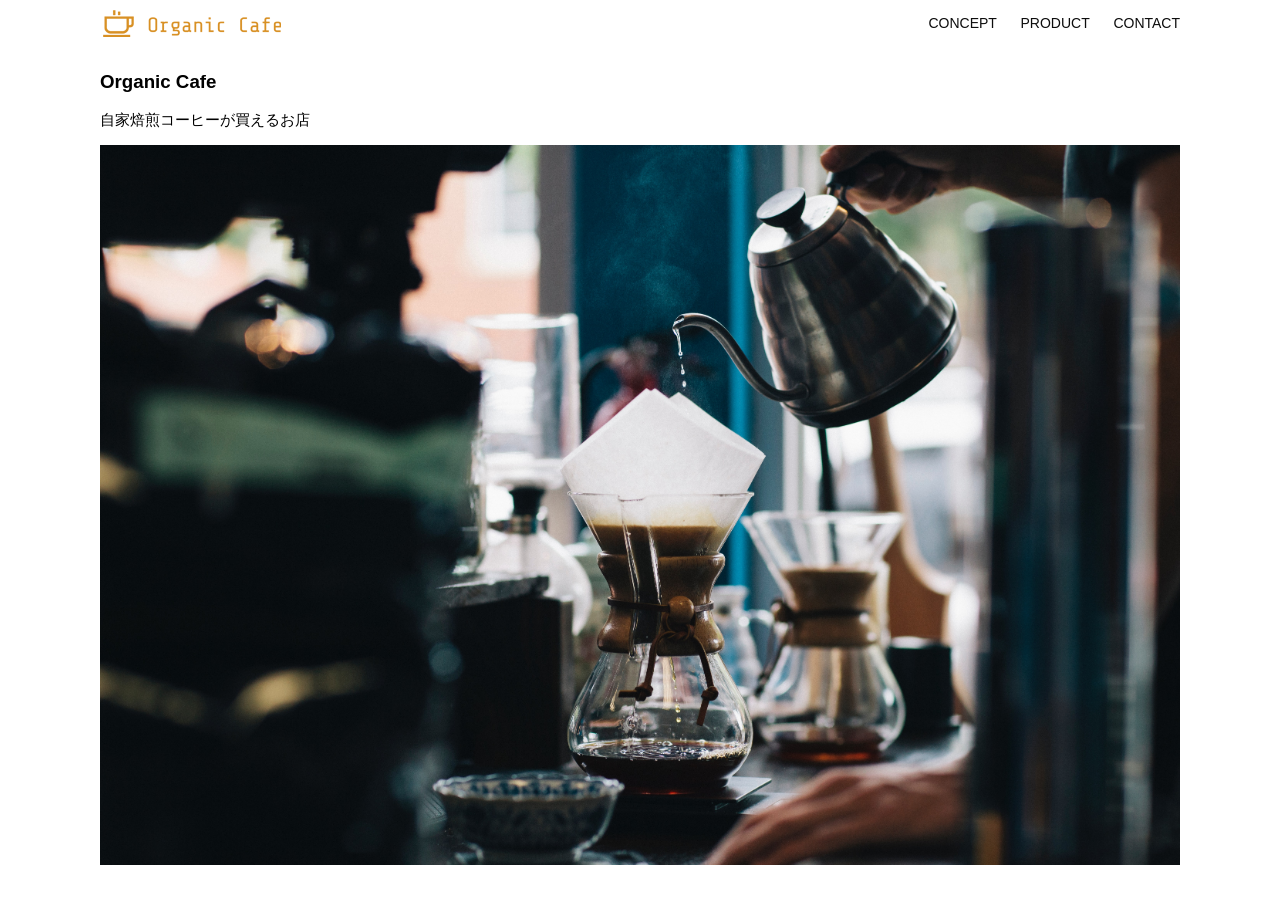
<file: html-css-kadai_013/index.html>
<!DOCTYPE html>
<html>
  <head>
    <title>Organic Cafe</title>
    <meta charset="UTF-8" />
    <meta name="description" content="自家焙煎のコーヒーがお家で楽しめるOrganic Cafe"/>
    <meta name="viewport" content="width=device-width, initial-scale=1.0" />
    <link rel="stylesheet" href="style.css" />
  </head>
  <body>
    <!-- ヘッダー -->
    <header>
      <!-- ロゴ -->
      <a href="index.html" id="logo"><img src="images/logo.png" alt="トップページに戻る"/></a>

      <!-- PC用ナビゲーション -->
      <nav id="nav-pc">
        <a href="index.html#concept">CONCEPT</a>
        <a href="index.html#product">PRODUCT</a>
        <a href="index.html#contact">CONTACT</a>
      </nav>
      <!--スマホ用ハンバーガーメニュー画像-->
      <img
      id="menu-sp"
      src="images/button-menu.png"
      alt="ナビゲーションを開く"
      onclick="document.getElementById('nav-sp').style.display = 'block'">

      <!--SP向けナビゲーション-->
      <nav id="nav-sp">
        <ul>
          <li>
        <img id="close" src="images/button-close.png" alt="ナビゲーションを閉じる"
        onclick="document.getElementById('nav-sp').style.display = 'none'">
          </li>
      <li>
        <a id="logo-sp" href="index.html" 
        onclick="document.getElementById('nav-sp').style.display = 'none'">
        <img src="images/logo-sp.png" alt="トップページに戻る">
        </a>
      </li>
          <li>
        <a class="menu" href="index.html#concept"
        onclick="document.getElementById('nav-sp').style.display = 'none'">CONCEPT</a>
          </li>
          <li>
        <a class="menu" href="index.html#product"
        onclick="document.getElementById('nav-sp').style.display = 'none'">PRODUCT</a>
          </li>
          <li>
        <a class="menu" href="index.html#contact"
        onclick="document.getElementById('nav-sp').style.display = 'none'">CONTACT</a>
          </li>
        </ul>
      </nav>
   </header>
    <main>
      <article>
        <!-- メインビジュアル -->
        <section id="main-visual">
          <div id="main-message">
            <h1>Organic Cafe</h1>
            <p>自家焙煎コーヒーが買えるお店</p>
          </div>
          <img src="images/main-image.jpg" alt="コーヒーをハンドドリップで淹れる画像"/>
        </section>
      </article>
    </main>
  </body>
</html>
</file>
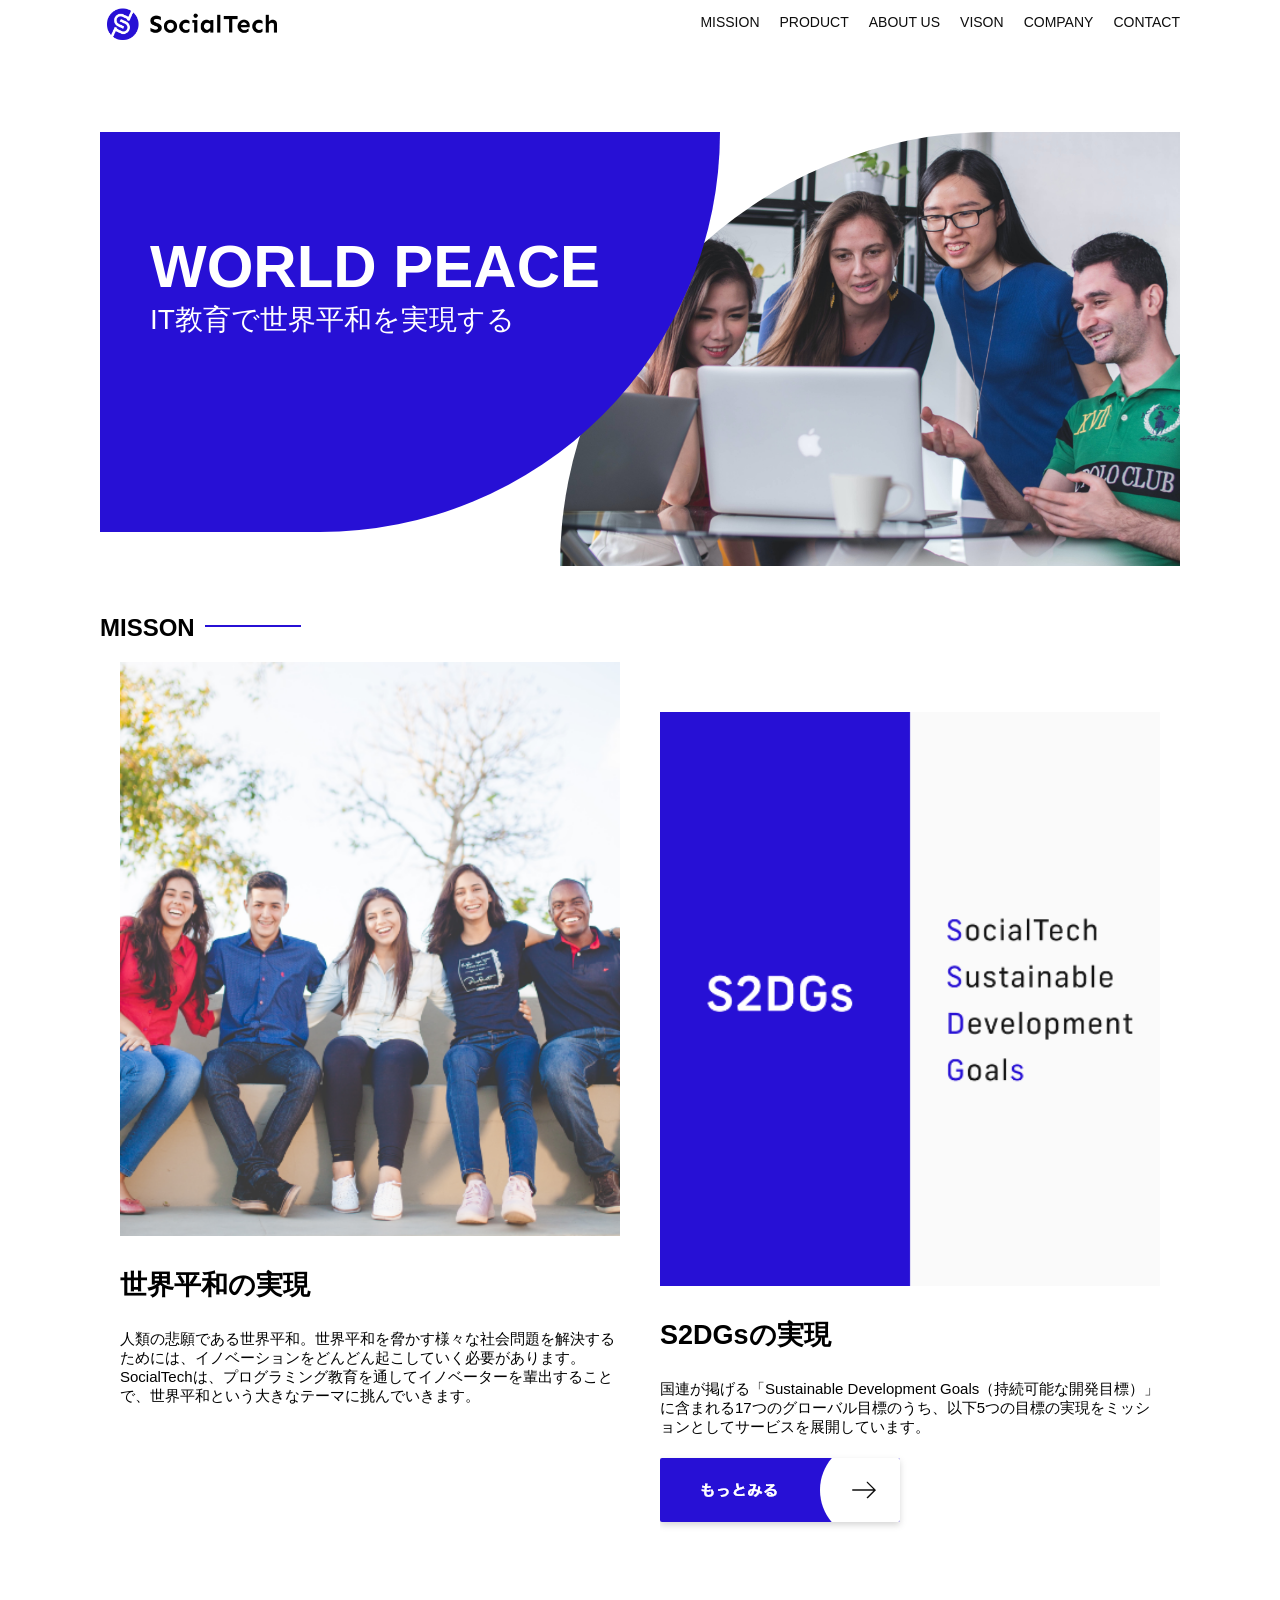
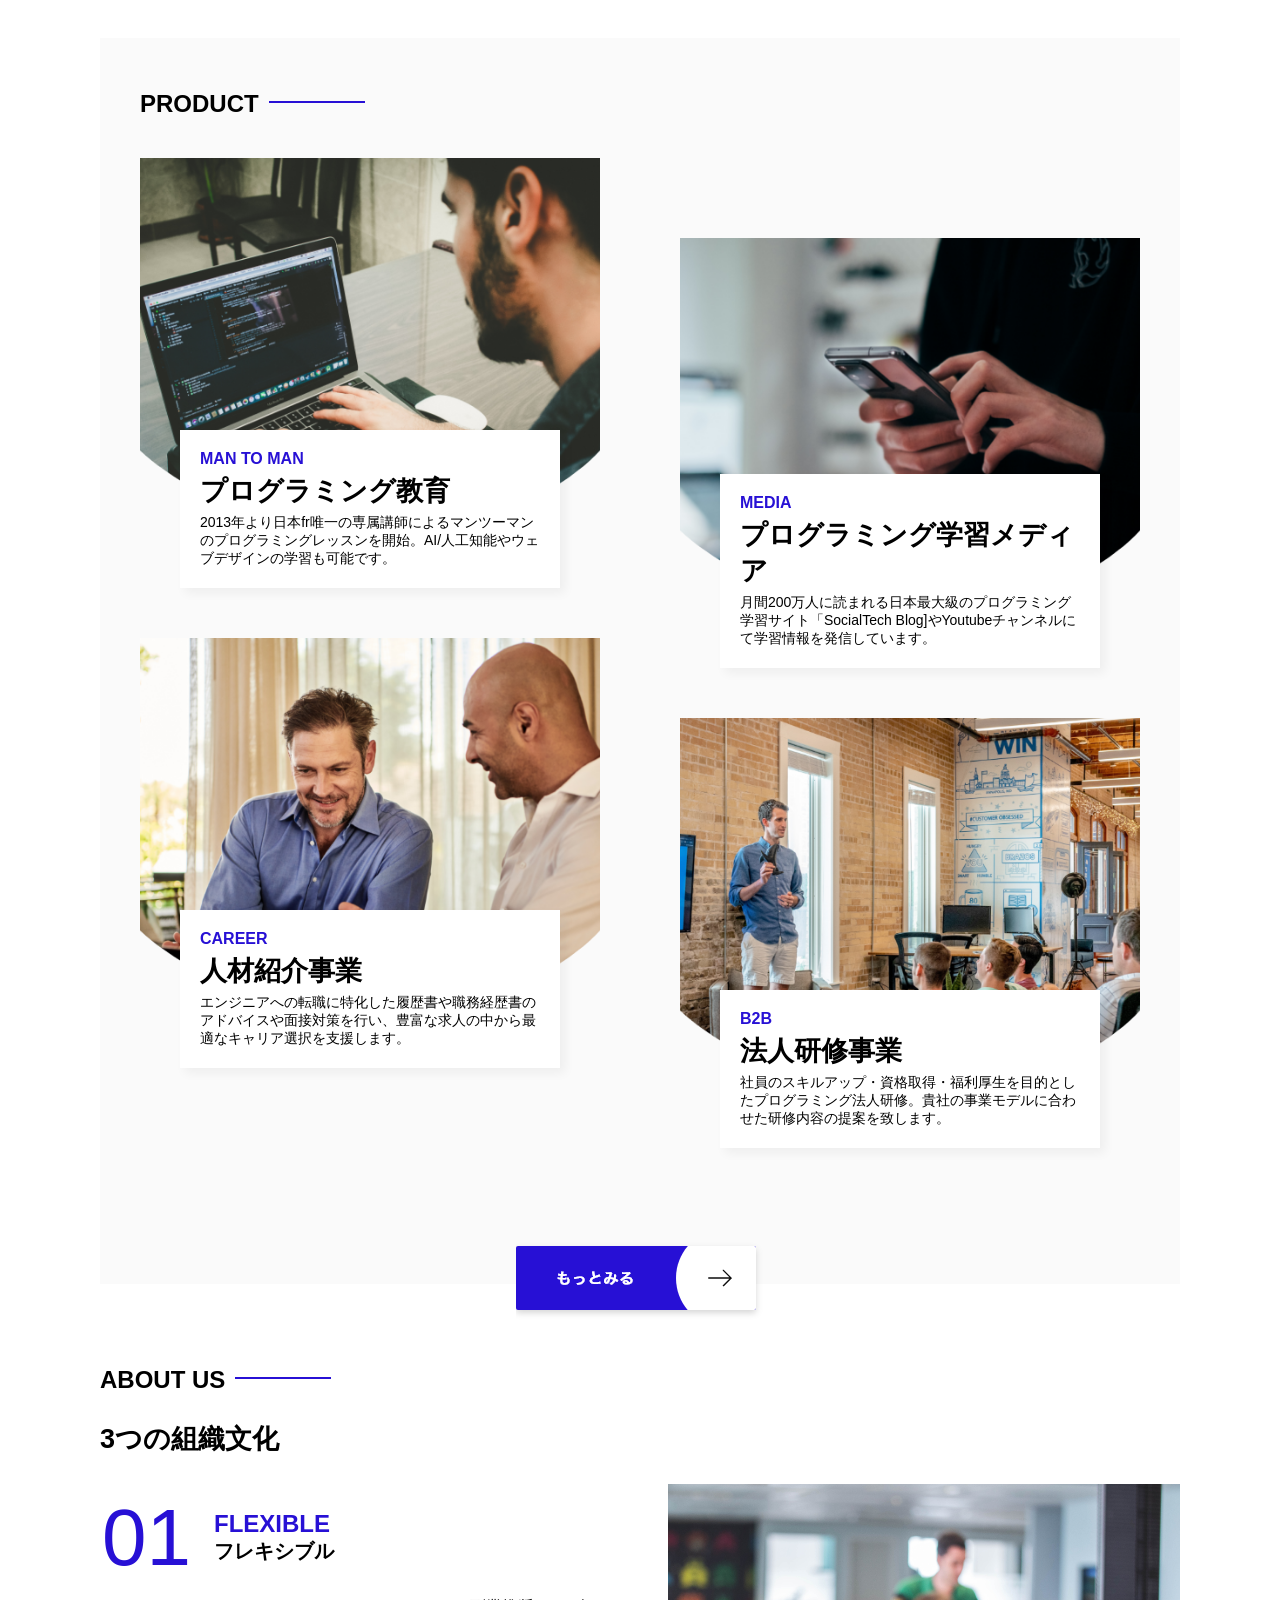
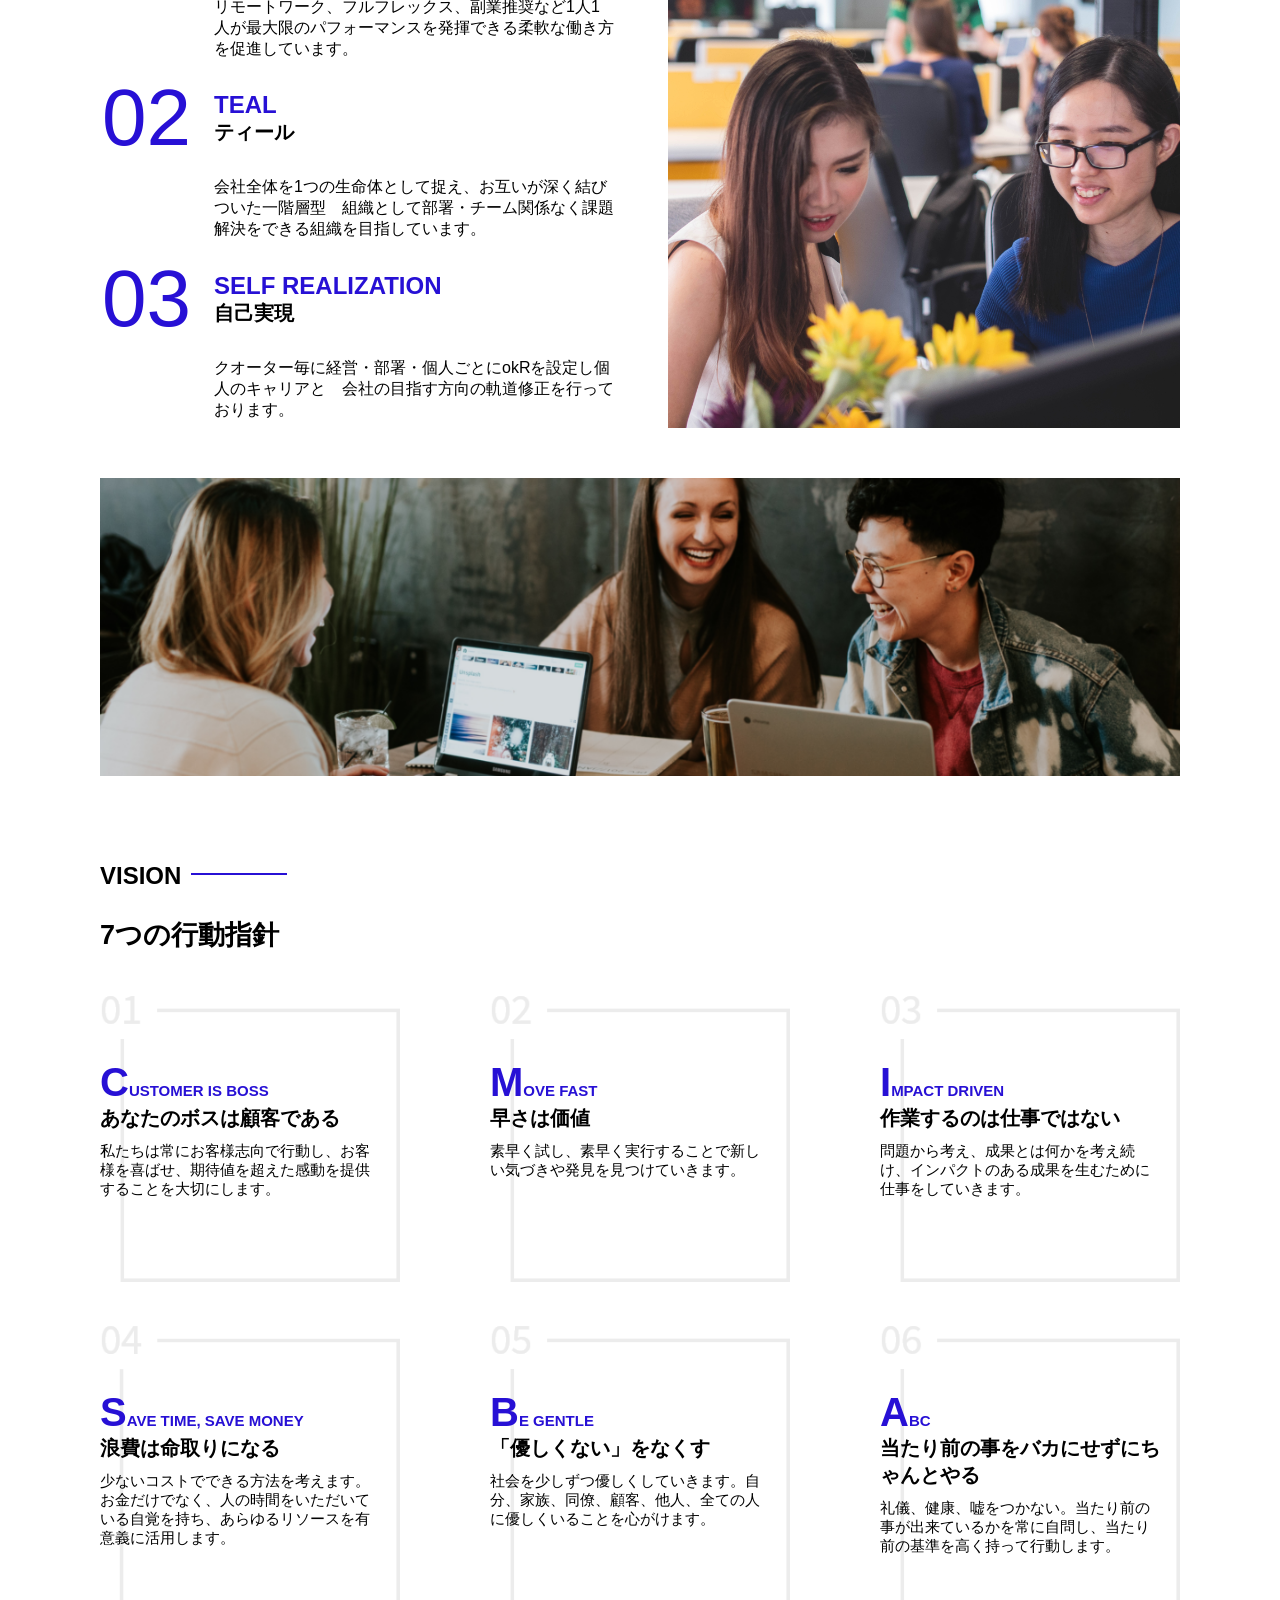
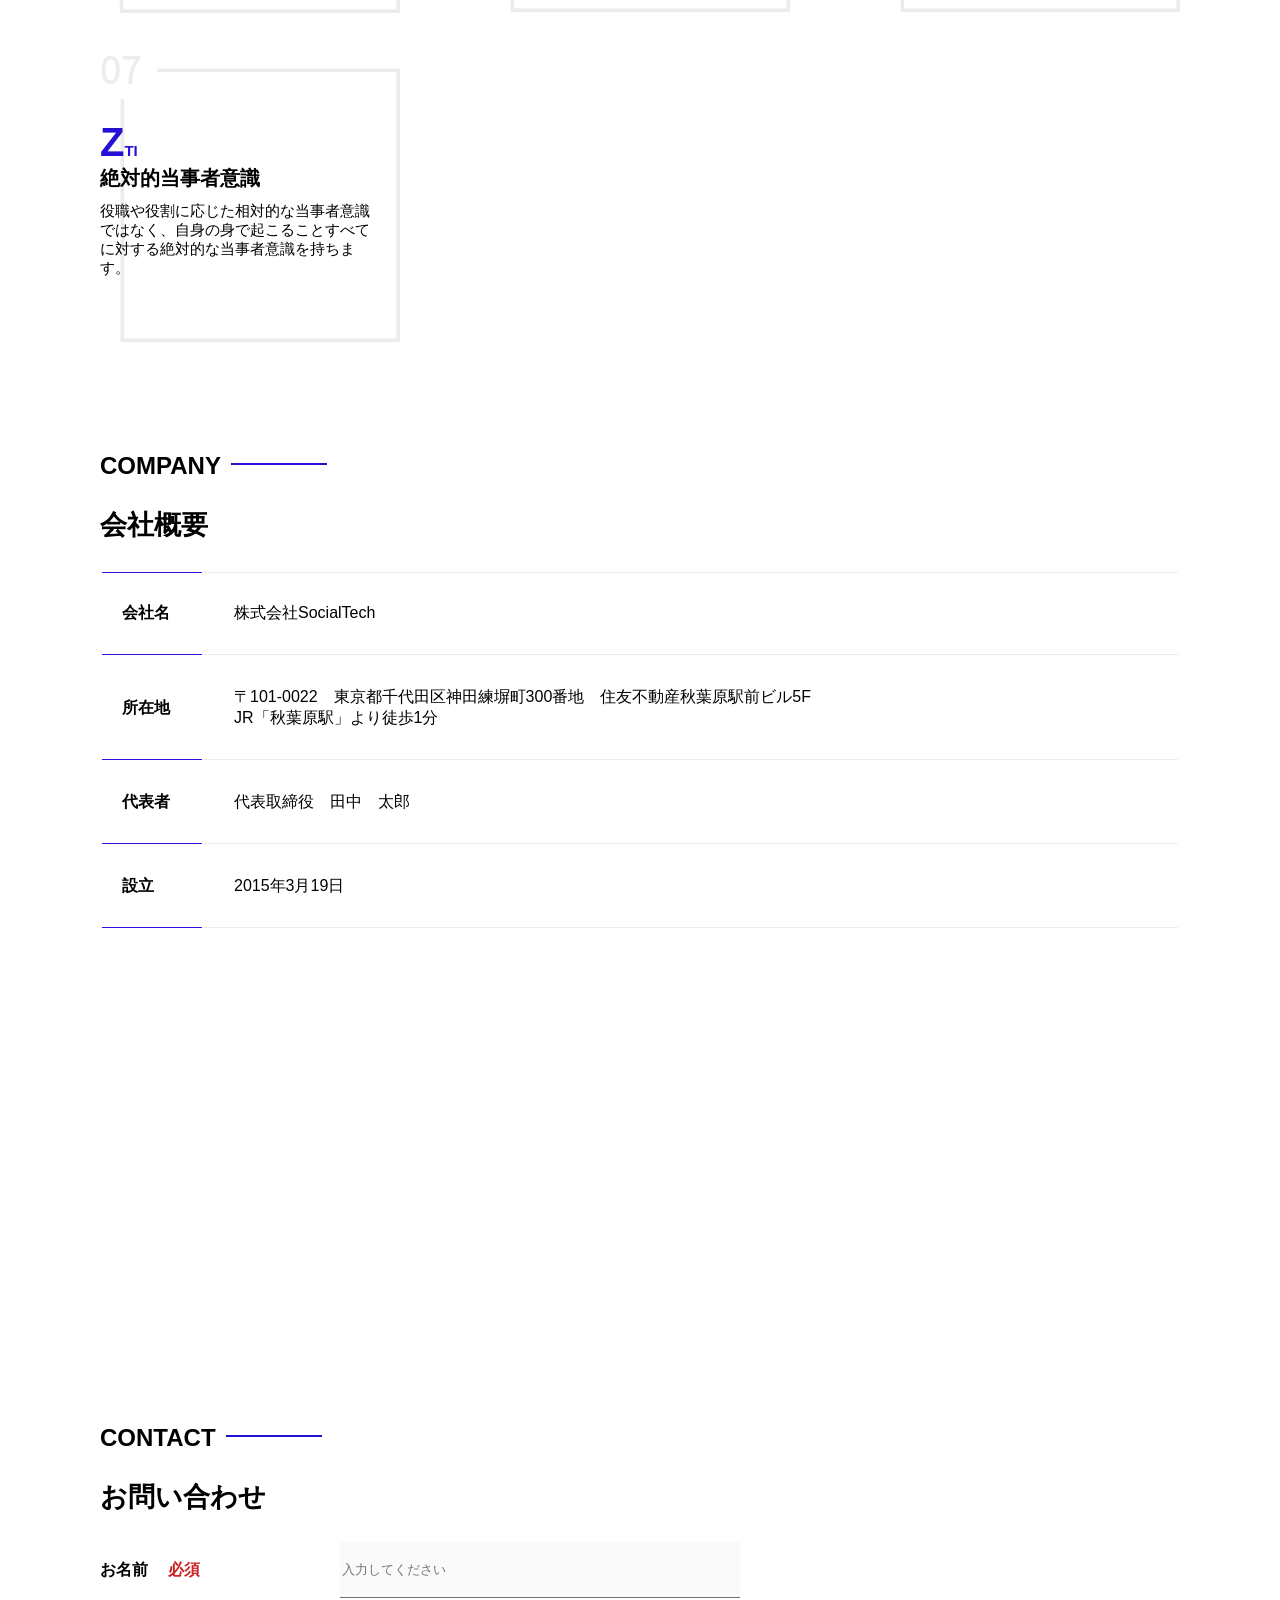
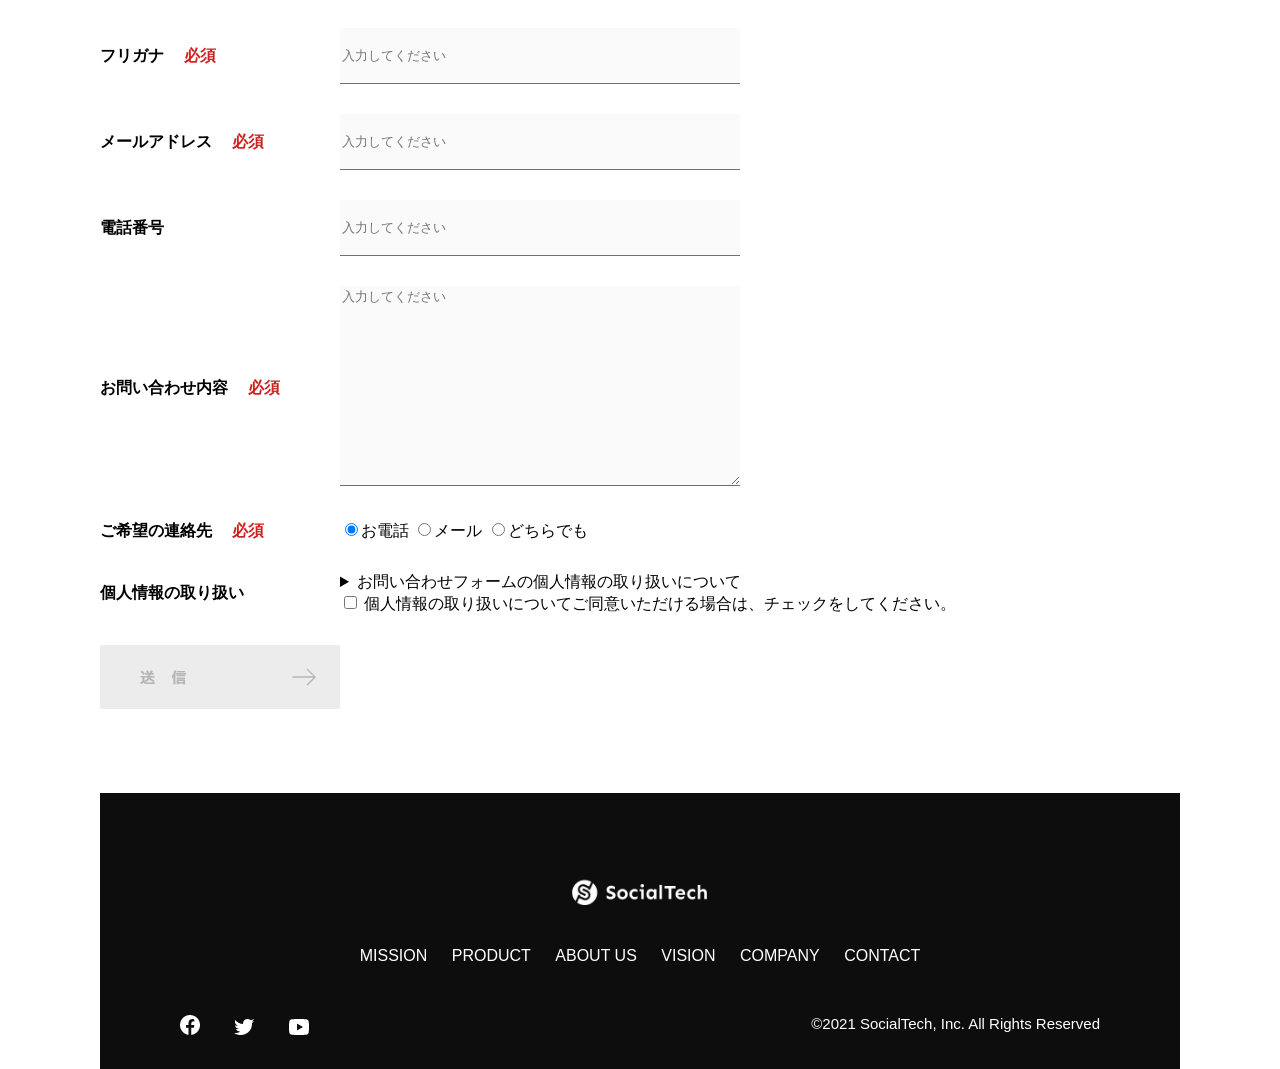
<file: kadai_tutorial_output/index.html>
<!DOCTYPE html>
<html>
    <head>
        <title>SocialTech</title>
        <meta charset="UTF-8">
        <meta name="descripton" content="SocialTechはEdTech業界のリーディングカンパニーを目指します。">
        <meta name="viewport" content="width=device-width,initial-scale=1.0">
        <link rel="stylesheet" href="style.css">
    </head>
        <body>
    <header>
        <a href="index.html" id="logo">
            <img src="images/logo.png" alt="トップページに戻る">
        </a>
       <!--パソコン用ナビゲーション-->
        <nav id="nav-pc">
            <ul>
                <li><a href="mission.html">MISSION</a></li>
                <li><a href="product.html">PRODUCT</a></li>
                <li><a href="index.html#aboutus">ABOUT US</a></li>
                <li><a href="index.html#vison">VISON</a></li>
                <li><a href="index.html#company">COMPANY</a></li>
                <li><a href="index.html#contact">CONTACT</a></li>
            </ul>
        </nav>
        <!--スマホ用メニューボタン-->
        <button id="menu-sp" onclick="document.getElementById('nav-sp').style.display='block'">
            <img src="images/button-menu.png" alt="ナビゲーションを開く">
        </button>
        <!--スマホ用ナビゲーション-->
        <div id="nav-sp">
            <button id="close" onclick="document.getElementById('nav-sp').style.display='none'">
                <img src="images/button-close.png" alt="ナビゲーションを閉じる">
            </button>

            <nav>
                <ul>
                    <li>
                        <a id="logo-sp" href="index.html" onclick="document.getElementById('nav-sp').style.display='none'"><img src="images/logo-sp.png" alt="トップページに戻る"></a>
                    </li>
                    <li><a class="menu" href="mission.html" onclick="document.getElementById('nav-sp').style.display='none'">MISSION</a></li>
                    <li><a class="menu" href="product.html" onclick="document.getElementById('nav-sp').style.display='none'">PRODUCT</a></li>
                    <li><a class="menu" href="index.html#aboutus" onclick="document.getElementById('nav-sp').style.display='none'">ABOUT US</a></li>
                    <li><a class="menu" href="index.html#vision" onclick="document.getElementById('nav-sp').style.display='none'">VISION</a></li>
                    <li><a class="menu" href="index.html#company" onclick="document.getElementById('nav-sp').style.display='none'">COMPANY</a></li>
                    <li><a class="menu" href="index.html#contact" onclick="document.getElementById('nav-sp').style.display='none'">CONTACT</a></li>
                </ul>
            </nav>
            <div id="sns">
                <a href="https://www.facebook.com/sejuku2013">
                    <img src="images/button-facebook.png" alt="Facefookのリンク">
                </a>
                <a href="https://twitter.com/samuraijuku">
                    <img src="images/button-twitter.png" alt="Twitterのリンク">
                </a>
                <a href="https://www.youtube.com/channel/UCCFOQO5aDK0xXam4cUQXT8g">
                    <img src="images/button-youtube.png" alt="Youtubeのリンク">
                </a>
            </div>
        </div>
    </header>

        <section id="aboutus"></section>
        <section id="vison"></section>
        <section id="company"></section>
        <section id="contact"></section>
       

    <main>
        <article>
            <!--ミッション-->
            <section id="main-visual">
                <div id="main-message">
                    <h1>WORLD PEACE</h1>
                    <p>IT教育で世界平和を実現する</p>
                </div>
                <img src="images/index/index-main.png" alt="PCの周りに集まる多国籍の仲間たち">
            </section>

            <section id="mission">
                <h2 class="index-h2">MISSON</h2>
                <div id="mission-flex">
                    <div>
                        <img id="mission-photo" src="images/index/index-mission.png" alt="屋外のベンチで写真を撮影する多国籍の仲間たち">
                        <h3>世界平和の実現</h3>
                        <p>
                            人類の悲願である世界平和。世界平和を脅かす様々な社会問題を解決するためには、イノベーションをどんどん起こしていく必要があります。SocialTechは、プログラミング教育を通してイノベーターを輩出することで、世界平和という大きなテーマに挑んでいきます。
                        </p>
                    </div>
                    <div>
                    <img id="s2dgs" src="images/index/s2dgs.png" alt="S2DGs">
                    <h3>S2DGsの実現</h3>
                    <p>国連が掲げる「Sustainable Development Goals（持続可能な開発目標）」に含まれる17つのグローバル目標のうち、以下5つの目標の実現をミッションとしてサービスを展開しています。</p>
                    <a href="mission.html">
                        <img src="images/button-more.png" alt="もっとみる">
                    </a>
                    </div>
                </div>
            </section>

            <!--プロダクト-->
            <section id="product">
                <h2 class="index-h2">PRODUCT</h2>
                <div class="product-flex">
                    <div id="product-left">
                        <div>
                            <img class="product-photo" src="images/index/index-mantoman.png" alt="PCでコードを書く男性">
                            <div class="product-explain">
                                <span>MAN TO MAN</span>
                                <h3>プログラミング教育</h3>
                                <p>2013年より日本fr唯一の専属講師によるマンツーマンのプログラミングレッスンを開始。AI/人工知能やウェブデザインの学習も可能です。</p>
                            </div>
                        </div>
                        <div>
                            <img class="product-photo" src="images/index/index-career.png" alt="笑顔で話し合う2人の男性">
                            <div class="product-explain">
                                <span>CAREER</span>
                                <h3>人材紹介事業</h3>
                                <p>エンジニアへの転職に特化した履歴書や職務経歴書のアドバイスや面接対策を行い、豊富な求人の中から最適なキャリア選択を支援します。</p>
                            </div>
                        </div>
                    </div>
                    <div id="product-right">
                        <div>
                        <img class="product-photo" src="images/index/index-media.png" alt="スマートフォンを操作する人">
                            <div class="product-explain">
                                <span>MEDIA</span>
                                <h3>プログラミング学習メディア</h3>
                                <p>月間200万人に読まれる日本最大級のプログラミング学習サイト「SocialTech Blog]やYoutubeチャンネルにて学習情報を発信しています。</p>
                            </div>
                        </div>
                        <div>
                            <img class="product-photo" src="images/index/index-b2b.png" alt="講演中の男性とそれを聴く人々">
                            <div class="product-explain">
                                <span>B2B</span>
                                <h3>法人研修事業</h3>
                                <p>社員のスキルアップ・資格取得・福利厚生を目的としたプログラミング法人研修。貴社の事業モデルに合わせた研修内容の提案を致します。</p>
                            </div>
                        </div>
                    </div>
                </div>
                    <div id="product-more">
                        <a href="product.html">
                            <img src="images/button-more.png" alt="もっとみる">
                        </a>
                </div>
            </section>

            <!--ABOUT US-->
            <section id="aboutus">
                <h2 class="index-h2">ABOUT US</h2>
                <h3>3つの組織文化</h3>
                <div>
                    <table class="culture-table">
                        <tr>
                            <td class="culture-num">01</td>
                            <th><span class="culture-en">FLEXIBLE</span><br>フレキシブル</th>
                        </tr>
                        <tr>
                            <td>

                            </td>
                            <td class="culture-description">リモートワーク、フルフレックス、副業推奨など1人1人が最大限のパフォーマンスを発揮できる柔軟な働き方を促進しています。</td>
                        </tr>
                        <tr>
                            <td class="culture-num">02</td>
                            <th><span class="culture-en">TEAL</span><br>ティール</th>
                        </tr>
                        <tr>
                            <td>

                            </td>
                            <td class="culture-description">会社全体を1つの生命体として捉え、お互いが深く結びついた一階層型　組織として部署・チーム関係なく課題解決をできる組織を目指しています。</td>
                        </tr>
                        <tr>
                            <td class="culture-num">03</td>
                            <th><span class="culture-en">SELF REALIZATION</span><br>自己実現</th>
                        </tr>
                        <tr>
                            <td>

                            </td>
                            <td class="culture-description">クオーター毎に経営・部署・個人ごとにokRを設定し個人のキャリアと　会社の目指す方向の軌道修正を行っております。</td>
                        </tr>
                    </table>
                    <img class="culture-img" src="images/index/index-aboutus1.png" alt="笑顔で話し合う2人の女性">
                </div>
                <img class="culture-img2" src="images/index/index-aboutus2.png" alt="笑顔で話し合う3人の男女">
            </section>
            <!--VISION-->
            <section id="vision">
                <h2 class="index-h2">VISION</h2>
                <h3>7つの行動指針</h3>
                <div>
                    <div class="vision-box">
                        <img src="images/index/vision-01.png" alt="01">
                        <div>
                            <h4>CUSTOMER IS BOSS</h4>
                            <h5>あなたのボスは顧客である</h5>
                            <p>私たちは常にお客様志向で行動し、お客様を喜ばせ、期待値を超えた感動を提供することを大切にします。</p>
                        </div>
                    </div>
                    <div class="vision-box">
                        <img src="images/index/vision-02.png" alt="02">
                        <div>
                            <h4>MOVE FAST</h4>
                            <h5>早さは価値</h5>
                            <p>素早く試し、素早く実行することで新しい気づきや発見を見つけていきます。</p>
                        </div>
                    </div>
                    <div class="vision-box">
                        <img src="images/index/vision-03.png" alt="03">
                        <div>
                            <h4>IMPACT DRIVEN</h4>
                            <h5>作業するのは仕事ではない</h5>
                            <p>問題から考え、成果とは何かを考え続け、インパクトのある成果を生むために仕事をしていきます。</p>
                        </div>
                    </div>
                    <div class="vision-box">
                        <img src="images/index/vision-04.png" alt="04">
                        <div>
                            <h4>SAVE TIME, SAVE MONEY</h4>
                            <h5>浪費は命取りになる</h5>
                            <p>少ないコストでできる方法を考えます。お金だけでなく、人の時間をいただいている自覚を持ち、あらゆるリソースを有意義に活用します。</p>
                        </div>
                    </div>
                    <div class="vision-box">
                        <img src="images/index/vision-05.png" alt="05">
                        <div>
                            <h4>BE GENTLE</h4>
                            <h5>「優しくない」をなくす</h5>
                            <p>社会を少しずつ優しくしていきます。自分、家族、同僚、顧客、他人、全ての人に優しくいることを心がけます。</p>
                        </div>
                    </div>
                    <div class="vision-box">
                        <img src="images/index/vision-06.png" alt="06">
                        <div>
                            <h4>ABC</h4>
                            <h5>当たり前の事をバカにせずにちゃんとやる</h5>
                            <p>礼儀、健康、嘘をつかない。当たり前の事が出来ているかを常に自問し、当たり前の基準を高く持って行動します。</p>
                        </div>
                    </div>
                     <div class="vision-box">
                        <img src="images/index/vision-07.png" alt="07">
                        <div>
                            <h4>ZTI</h4>
                            <h5>絶対的当事者意識</h5>
                            <p>役職や役割に応じた相対的な当事者意識ではなく、自身の身で起こることすべてに対する絶対的な当事者意識を持ちます。</p>
                        </div>
                    </div>
                </div>
            </section>
            <!--COMPANY-->
            <section id="company">
                <h2 class="index-h2">COMPANY</h2>
                <h3>会社概要</h3>
                <table id="company-table">
                    <tr>
                        <th class="tableheader tableheader-first">会社名</th>
                        <td class="cell cell-first">株式会社SocialTech</td>
                    </tr>
                    <tr>
                    <th class="tableheader">所在地</th>
                    <td class="cell">〒101-0022　東京都千代田区神田練塀町300番地　住友不動産秋葉原駅前ビル5F<br>JR「秋葉原駅」より徒歩1分</td>
                    </tr>
                    <tr>
                        <th class="tableheader">代表者</th>
                        <td class="cell">代表取締役　田中　太郎</td>
                    </tr>
                    <tr>
                        <th class="tableheader">設立</th>
                        <td class="cell">2015年3月19日</td>
                    </tr>
                </table>
    
<iframe src="https://www.google.com/maps/embed?pb=!1m18!1m12!1m3!1d3240.0686781122913!2d139.7720776745724!3d35.69992752894875!2m3!1f0!2f0!3f0!3m2!1i1024!2i768!4f13.1!3m3!1m2!1s0x60188fee13660e23%3A0x77137876edf742ac!2z5L2P5Y-L5LiN5YuV55Sj56eL6JGJ5Y6f6aeF5YmN44OT44Or!5e0!3m2!1sja!2sjp!4v1781601979393!5m2!1sja!2sjp" 
   style="border:0;" allowfullscreen="" loading="lazy">
</iframe>
            </section>
            <!--お問い合わせフォーム-->
            <section id="contact">
                <h2 class="index-h2">CONTACT</h2>
                <h3>お問い合わせ</h3>
                <form>
                    <div>
                    <div class="contact-heading">
                        <label class="contact-label">お名前<span class="contact-span">必須</span></label>
                    </div>
                    <div>
                    <input type="text" name="name" placeholder="入力してください" class="contact-textbox">
                    </div>
                    </div>
                    <div>
                        <div class="contact-heading">
                            <label class="contact-label">フリガナ<span class="contact-span">必須</span></label>
                        </div>
                        <div>
                            <input type="text" name="hurigana" placeholder="入力してください" class="contact-textbox">
                        </div>
                    </div>
                    <div>
                        <div class="contact-heading">
                            <label class="contact-label">メールアドレス<span class="contact-span">必須</span></label>
                        </div>
                        <div>
                            <input type="text" name="email" placeholder="入力してください" class="contact-textbox">
                        </div>
                    </div>
                    <div>
                        <div class="contact-heading">
                            <label class="contact-label">電話番号   </label>
                        </div>
                        <div>
                            <input type="text" name="tel" placeholder="入力してください" class="contact-textbox">
                        </div>
                    </div>
                    <div>
                        <div class="contact-heading">
                            <label class="contact-label">お問い合わせ内容<span class="contact-span">必須</span></label>
                        </div>
                        <div>
                            <textarea class="contact-textarea" placeholder="入力してください" name="message"></textarea>
                        </div>
                    </div>
                    <div>
                    <div class="contact-heading">
                        <label class="contact-label">ご希望の連絡先<span class="contact-span">必須</span></label>
                    </div>
                    <div>
                        <input class="radiobutton" type="radio" value="tel" name="contact" checked><label>お電話</label>
                        <input class="radiobutton" type="radio" value="mail" name="contact"><label>メール</label>
                        <input class="radiobutton" type="radio" value="both" name="contact"><label>どちらでも</label>
                    </div>
                    </div>
                    <div>
                        <div class="contact-heading">
                            <label class="contact-label">個人情報の取り扱い</label>
                        </div>
                        <div>
                            <details>
                                <summary>お問い合わせフォームの個人情報の取り扱いについて</summary>
                                <div>
                                    <dl>
                                        <dt>1.組織の名称又は氏名</dt>
                                        <dd>株式会社SocialTech</dd>
                                        <dt>2.個人情報保護管理者（若しくはその代理人）の氏名又は職名、所属及び連絡先</dt>
                                        <dd>
                                            <p>鈴木　一郎　コーポレート部</p>
                                            <p>メールアドレス：samurai@example.com</p>
                                            <p>TEL：03-1234-5678</p>
                                        </dd>
                                        <dt>3.個人情報の利用目的</dt>
                                        <dd>
                                            <ul>
                                                <li>本サービス及び本サービスに関連する情報の提供又はそれらに関する連絡のため</li>
                                                <li>ユーザーの本人確認のため</li>
                                                <li>当社サービスのご案内のため</li>
                                                <li>当社の商品等の広告または宣伝（電子メールによるものを含むものとします。）</li>
                                            </ul>
                                        </dd>
                                        <dt>4.個人情報の取り扱い業務の委託</dt>
                                        <dd>個人情報の取扱業務の全部または一部を外部に業務委託する場面があります。その際、弊社は、個人情報を適切に保護できる管理体制を敷き実行していることを条件として委託先を厳選したうえで、機密保持契約を委託先と締結し、お客様の個人情報を厳密に管理させます。</dd>
                                        <dt>5.個人情報の開示等の請求</dt>
                                        <dd>
                                            お客様は、弊社に対してご自身の個人情報の開示等（利用目的の通知、開示、内容の訂正・追加・削除、利用の停止または消去、第三者への提供の停止）に関して、当社問合わせ窓口に申し出ることができます。<br>
                                            その際、弊社はお客様ご本人を確認させていただいたうえで、合理的な期間内に対応いたします。<br>
                                            なお、個人情報に関する弊社問合わせ先は、次の通りです。
                                        </dd>

                                        <dt>6.個人情報を提供されることの任意性について</dt>
                                        <dd>お客様がご自身の個人情報を弊社に提供されるか否かは、お客様のご判断によりますが、もしご提供されない場合には、適切なサービスが提供できない場合がありますので予めご了承ください。</dd>
                                    </dl>
                                </div>
                            </details>
                            <input type="checkbox" name="agree">
                            <span>個人情報の取り扱いについてご同意いただける場合は、チェックをしてください。</span>
                        </div>
                    </div>
                    <input type="image" src="images/button-submit.png" alt="送信する">
                </form>
            </section>
        </article>
    </main>

    <footer>
        <div id="footer-logo">
            <img src="images/logo-sp.png" alt="SocialTech">
        </div>
        <div id="footer-link">
            <a href="mission.html">MISSION</a>
            <a href="product.html">PRODUCT</a>
            <a href="index.html#aboutus">ABOUT US</a>
            <a href="index.html#vision">VISION</a>
            <a href="index.html#company">COMPANY</a>
            <a href="index.html#contact">CONTACT</a>
        </div>
        <div id="sns-footer">
            <div class="sns-btns">
                <a href="https://www.facebook.com/sejuku2013"><img src="images/button-facebook.png" alt="Facebookのリンク"></a>
                <a href="https://twitter.com/samuraijuku"><img src="images/button-twitter.png" alt="Twitterのリンク"></a>
                <a href="https://www.youtube.com/channel/UCCFOQO5aDK0xXam4cUQXT8g"><img src="images/button-youtube.png" alt="Youtubeのリンク"></a>
            </div>
            <p id="copyright">&copy;2021 SocialTech, Inc. All Rights Reserved</p>
        </div>
    </footer>
        </body>
</html>
</file>
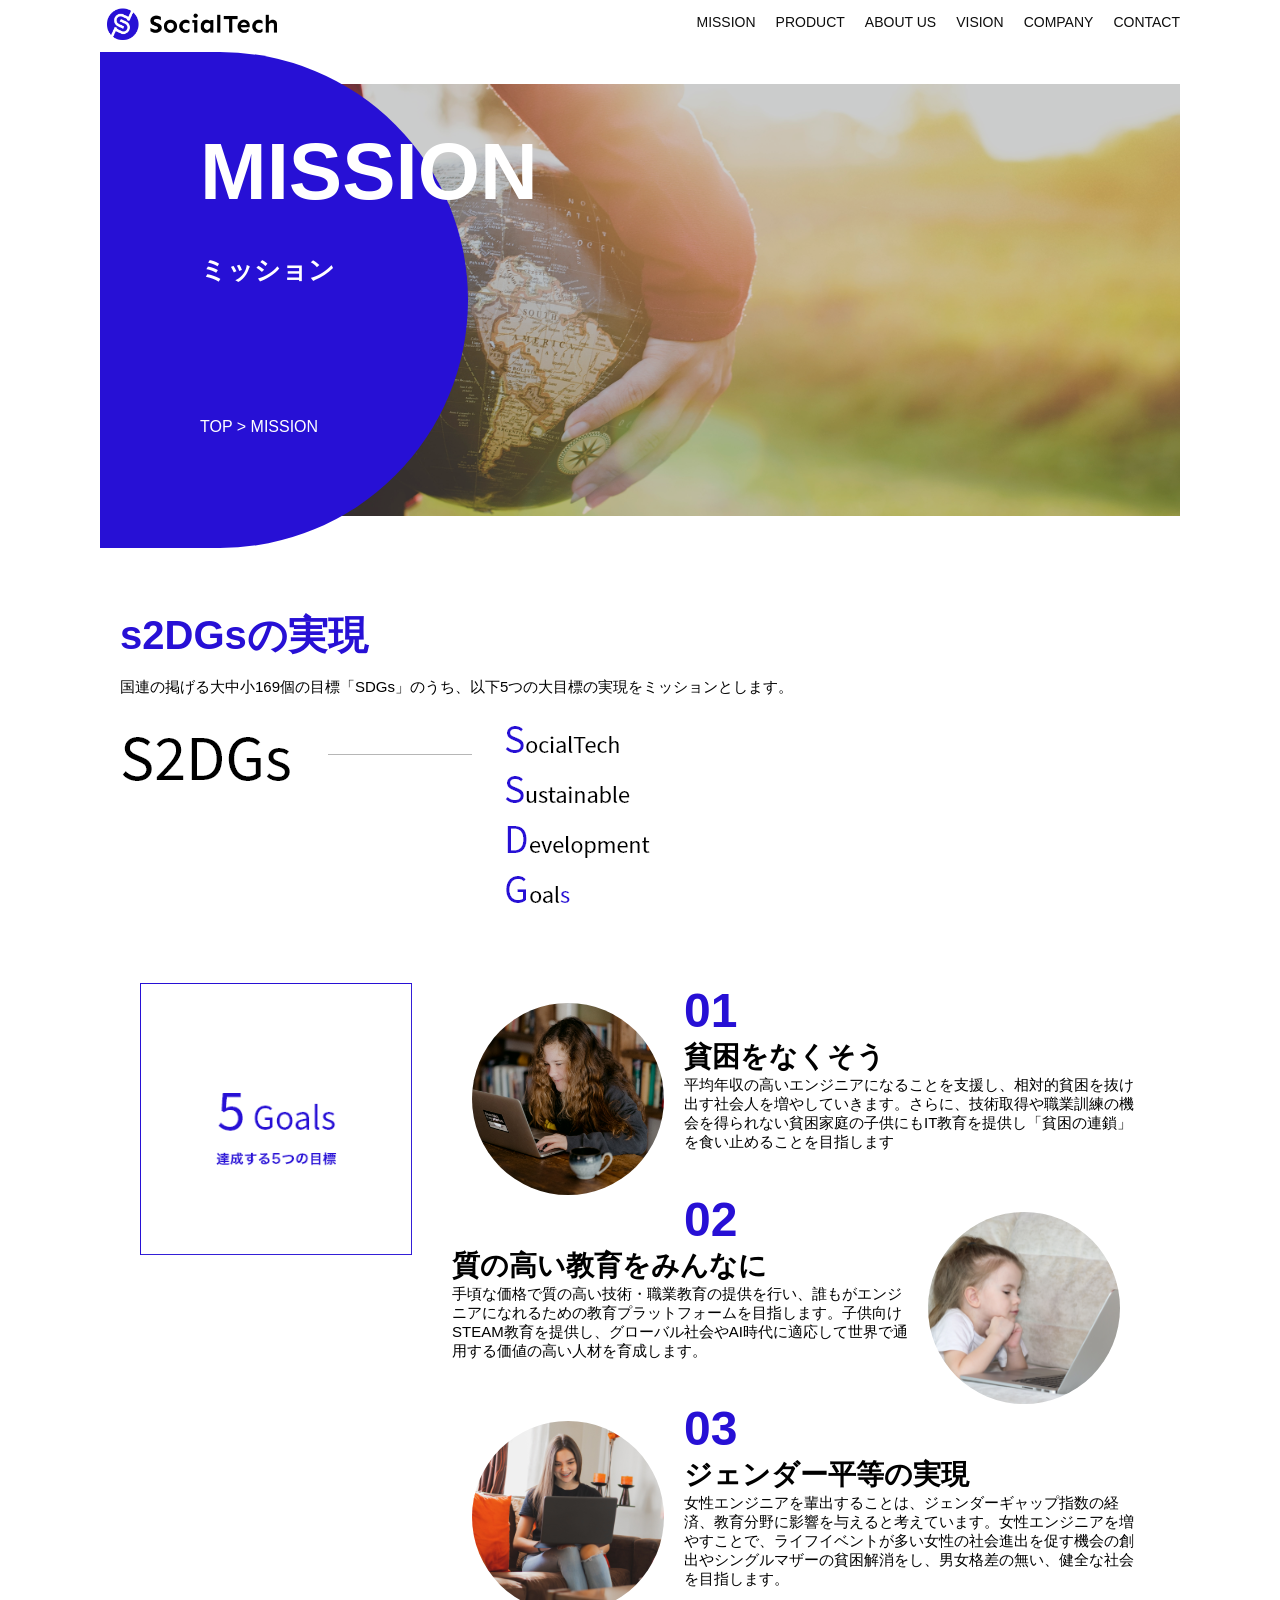
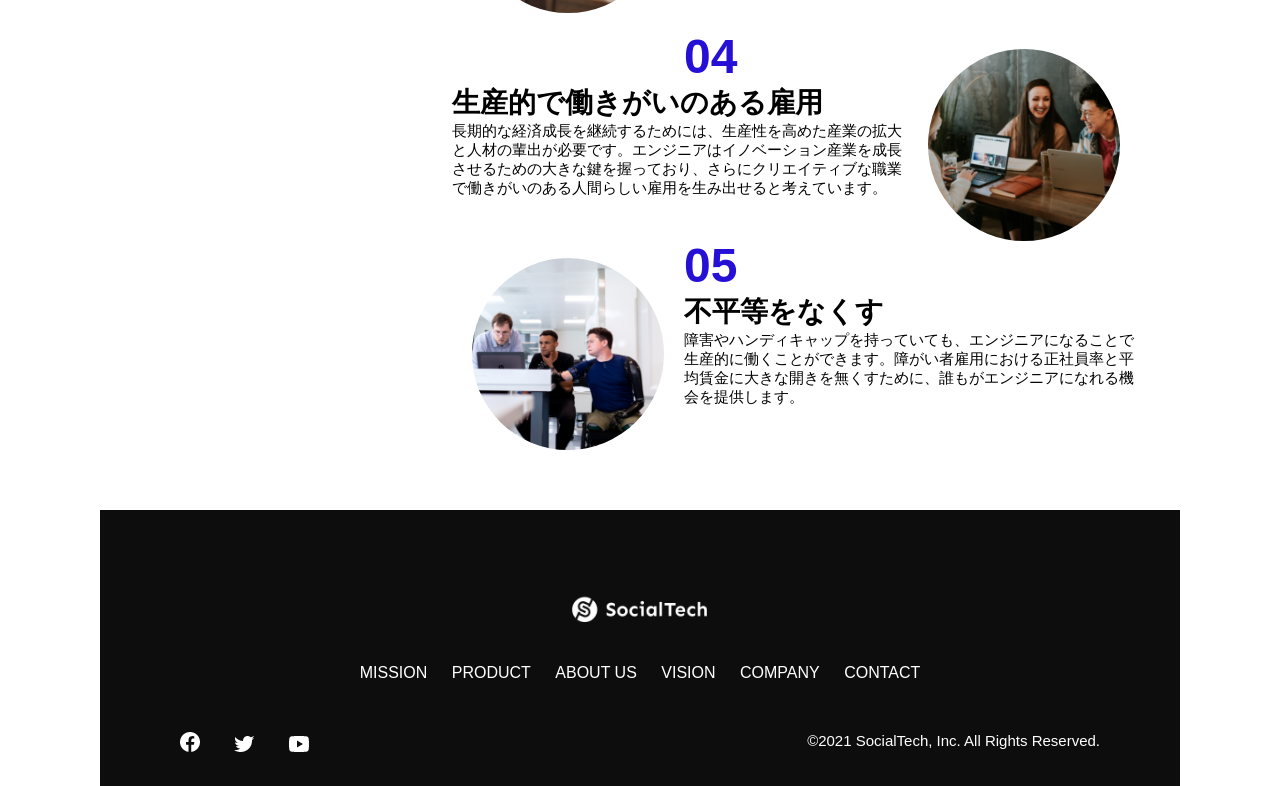
<file: kadai_tutorial_output/mission.html>
<!DOCTYPE html>
<html>
    <head>
        <title>SocialTech - MISSION ミッション -</title>
        <meta charset="UTF-8">
        <meta name="description" content="SocialTechが目指す5つの目標(s2DGs)を紹介します">
        <meta name="viewport" content="width=device-width, initial-scale=1.0">
        <link rel="stylesheet" href="style.css">
        </head>

    <body>
        <!--ヘッダー-->
     <header>
        <!--ロゴ-->
        <a href="index.html" id="logo">
            <img src="images/logo.png" alt="トップページに戻る">
        </a>

        <!--PC用ナビゲーション-->
        <nav id="nav-pc">
            <ul>
                <li><a href="mission.html">MISSION</a></li>
                <li><a href="product.html">PRODUCT</a></li>
                <li><a href="index.html#aboutus">ABOUT US</a></li>
                <li><a href="index.html#vision">VISION</a></li>
                <li><a href="index.html#company">COMPANY</a></li>
                <li><a href="index.html#contact">CONTACT</a></li>
            </ul>
        </nav>

        <!--スマホ用メニューボタン-->
        <button id="menu-sp" onclick="document.getElementById('nav-sp').style.display = 'block'">
            <img src="images/button-menu.png" alt="ナビゲーションを開く">
        </button>

        <!--スマホ用ナビゲーション-->
        <div id="nav-sp">
            <button id="close" onclick="document.getElementById('nav-sp').style.display = 'none'">
                <img src="images/button-close.png" alt="ナビゲーションを閉じる">
            </button>

            <nav>
              <ul>
               <li>
                <a id="logo-sp" href="index.html" onclick="document.getElementById('nav-sp').style.display = 'none'"><img src="images/logo-sp.png" alt="トップページに戻る"></a>
               </li>
               <li><a class="menu" href="mission.html" onclick="document.getElementById('nav-sp').style.display = 'none'">MISSION</a></li>
               <li><a class="menu" href="product.html" onclick="document.getElementById('nav-sp').style.display = 'none'">PRODUCT</a></li>
               <li><a class="menu" href="index.html#aboutus" onclick="document.getElementById('nav-sp').style.display = 'none'">ABOUT US</a></li>
               <li><a class="menu" href="index.html#vision" onclick="document.getElementById('nav-sp').style.display = 'none'">VISION</a></li>
               <li><a class="menu" href="index.html#company" onclick="document.getElementById('nav-sp').style.display = 'none'">COMPANY</a></li>
               <li><a class="menu" href="index.html#contact" onclick="document.getElementById('nav-sp').style.display = 'none'">CONTACT</a></li>
              </ul>
            </nav>  
            <div id="sns">
             <a href="https://www.facebook.com/sejuku2013">
              <img src="images/button-facebook.png" alt="Facebookのリンク">
             </a>
             <a href="https://twitter.com/samuraijuku">
              <img src="images/button-twitter.png" alt="Twitterのリンク">
             </a>
             <a href="https://www.youtube.com/channel/UCCFOQO5aDK0xXam4cUQXT8g">
              <img src="images/button-youtube.png" alt="YouTubeのリンク">
             </a>
            </div>
        </div>
     </header>

     <main>
        <article>
            <section id="mission-main">
                <div class="mission-main-inner">
                    <div id="mission-title">
                        <h1>MISSION<br><span>ミッション</span></h1>
                        <p>TOP > MISSION</p>
                    </div>
                </div>
            </section>

            <section id="mission-s2dgs">
                <h2 class="mission-h2">s2DGsの実現</h2>
                <p>国連の掲げる大中小169個の目標「SDGs」のうち、以下5つの大目標の実現をミッションとします。</p>
                <img src="images/mission/mission-s2dgs.png" alt="S2DGs">
            </section>

            <section id="mission-five-goals">
                <div class="five-goals-image">
                    <img src="images/mission/mission-5goals.png" alt="5Goals">
                </div>
                <div class="five-goals-read">
                    <div>
                        <img class="fivegoals-image-left" src="images/mission/mission-5goals01.png" alt="PCを操作する女の子">
                        <span class="fivegoals-number">01</span>
                        <h3 class="fivegoals-h3">貧困をなくそう</h3>
                        <p class="fivegoals-p">平均年収の高いエンジニアになることを支援し、相対的貧困を抜け出す社会人を増やしていきます。さらに、技術取得や職業訓練の機会を得られない貧困家庭の子供にもIT教育を提供し「貧困の連鎖」を食い止めることを目指します</p>
                    </div>
                    <div>
                        <img class="fivegoals-image-right" src="images/mission/mission-5goals02.png" alt="PCを見つめる小さい女の子">
                        <span class="fivegoals-number">02</span>
                        <h3 class="fivegoals-h3">質の高い教育をみんなに</h3>
                        <p class="fivegoals-p">手頃な価格で質の高い技術・職業教育の提供を行い、誰もがエンジニアになれるための教育プラットフォームを目指します。子供向けSTEAM教育を提供し、グローバル社会やAI時代に適応して世界で通用する価値の高い人材を育成します。</p>
                    </div>
                    <div>
                        <img class="fivegoals-image-left" src="images/mission/mission-5goals03.png" alt="PCを操作する女性">
                        <span class="fivegoals-number">03</span>
                        <h3 class="fivegoals-h3">ジェンダー平等の実現</h3>
                        <p class="fivegoals-p">女性エンジニアを輩出することは、ジェンダーギャップ指数の経済、教育分野に影響を与えると考えています。女性エンジニアを増やすことで、ライフイベントが多い女性の社会進出を促す機会の創出やシングルマザーの貧困解消をし、男女格差の無い、健全な社会を目指します。</p>
                    </div>
                    <div>
                        <img class="fivegoals-image-right" src="images/mission/mission-5goals04.png" alt="笑顔で話し合う3人の男女">
                        <span class="fivegoals-number">04</span>
                        <h3 class="fivegoals-h3">生産的で働きがいのある雇用</h3>
                        <p class="fivegoals-p">長期的な経済成長を継続するためには、生産性を高めた産業の拡大と人材の輩出が必要です。エンジニアはイノベーション産業を成長させるための大きな鍵を握っており、さらにクリエイティブな職業で働きがいのある人間らしい雇用を生み出せると考えています。</p>
                    </div>
                    <div>
                        <img class="fivegoals-image-left" src="images/mission/mission-5goals05.png" alt="障害を持つ男性が生き生きと働く様子">
                        <span class="fivegoals-number">05</span>
                        <h3 class="fivegoals-h3">不平等をなくす</h3>
                        <p class="fivegoals-p">障害やハンディキャップを持っていても、エンジニアになることで生産的に働くことができます。障がい者雇用における正社員率と平均賃金に大きな開きを無くすために、誰もがエンジニアになれる機会を提供します。</p>
                    </div>
                </div>
            </section>
        </article>
     </main>

     <footer>
        <div id="footer-logo">
            <img src="images/logo-sp.png" alt="SocialTech">
        </div>
        <div id="footer-link">
            <a href="mission.html">MISSION</a>
            <a href="product.html">PRODUCT</a>
            <a href="index.html#aboutus">ABOUT US</a>
            <a href="index.html#vision">VISION</a>
            <a href="index.html#company">COMPANY</a>
            <a href="index.html#contact">CONTACT</a>
        </div>
        <div id="sns-footer">
         <div class="sns-btns">
          <a href="https://www.facebook.com/sejuku2013"><img src="images/button-facebook.png" alt="Facebookのリンク"></a>
          <a href="https://twitter.com/samuraijuku"><img src="images/button-twitter.png" alt="Twitterのリンク"></a>
          <a href="https://www.youtube.com/channel/UCCFOQO5aDK0xXam4cUQXT8g"><img src="images/button-youtube.png" alt="YouTubeのリンク"></a>
         </div>
         <p id="copyright">&copy;2021 SocialTech, Inc. All Rights Reserved.</p>
        </div> 
     </footer>

    </body>
</html>
</file>
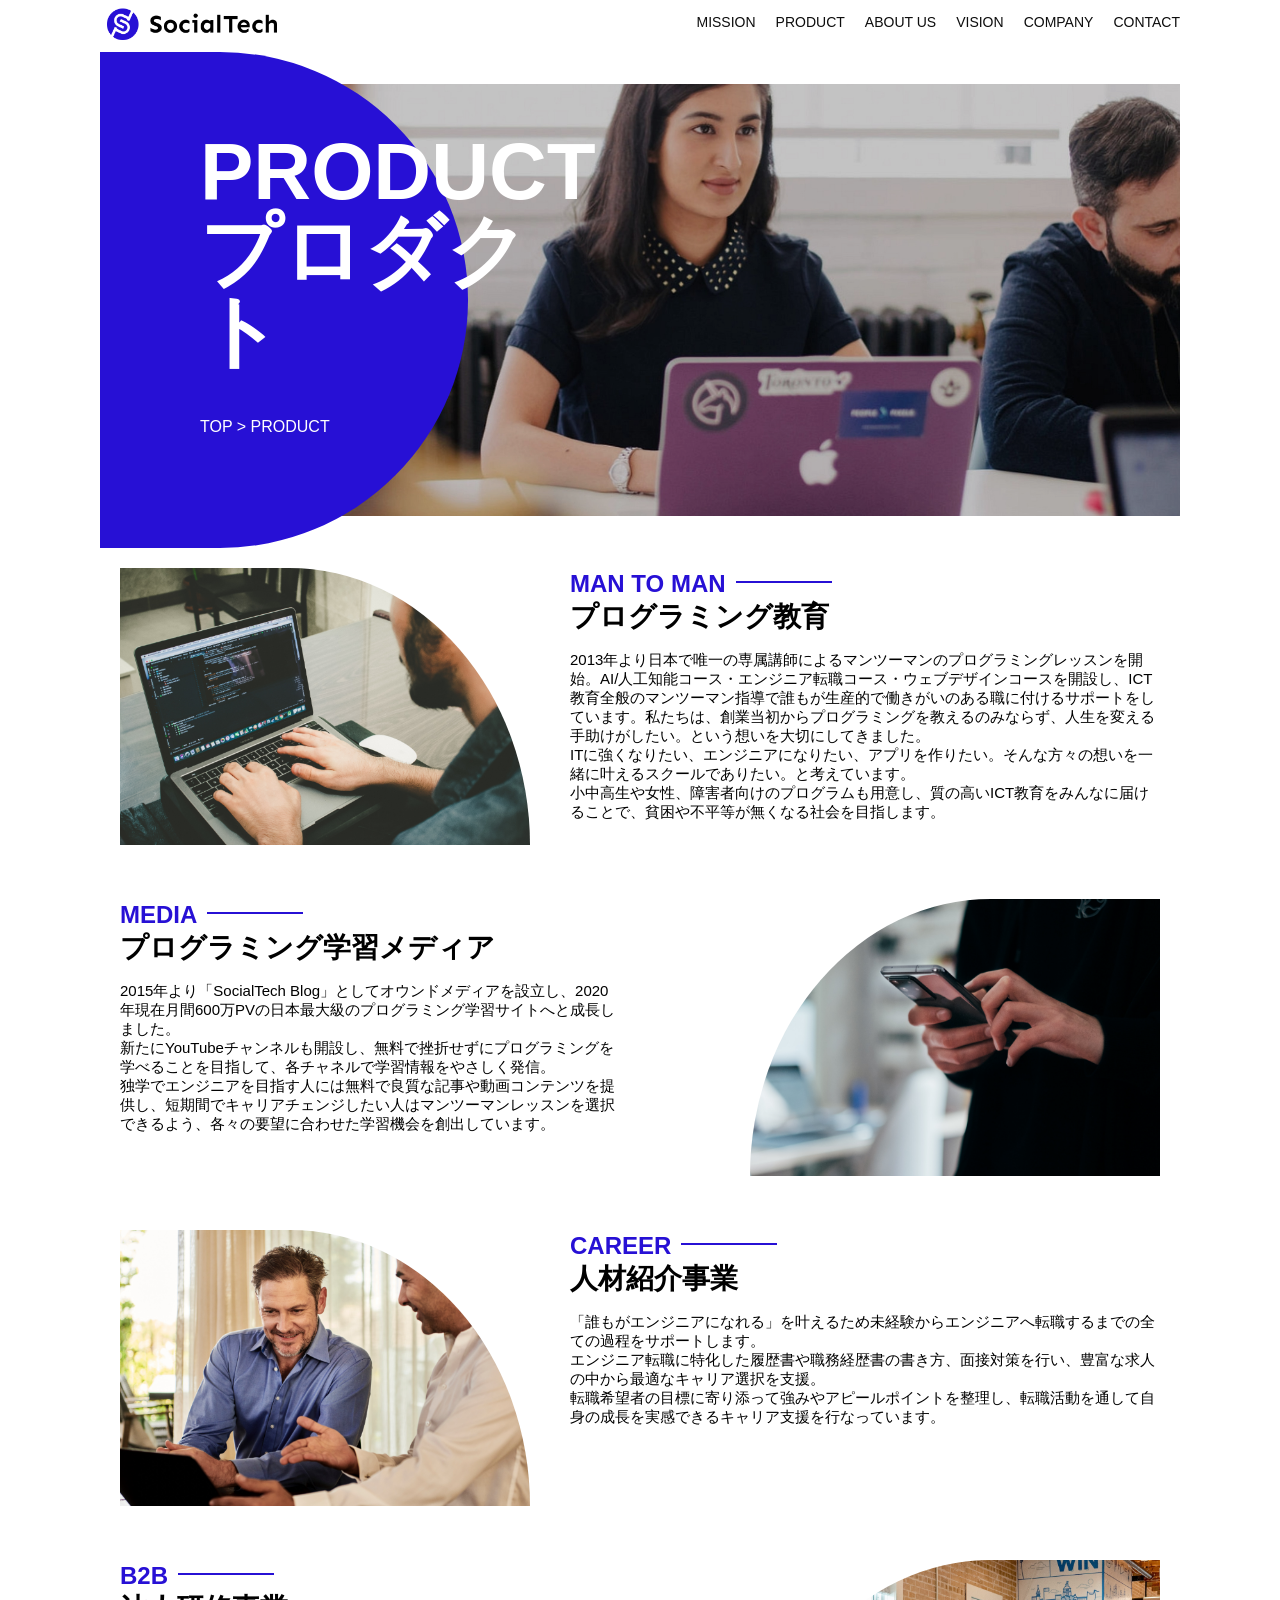
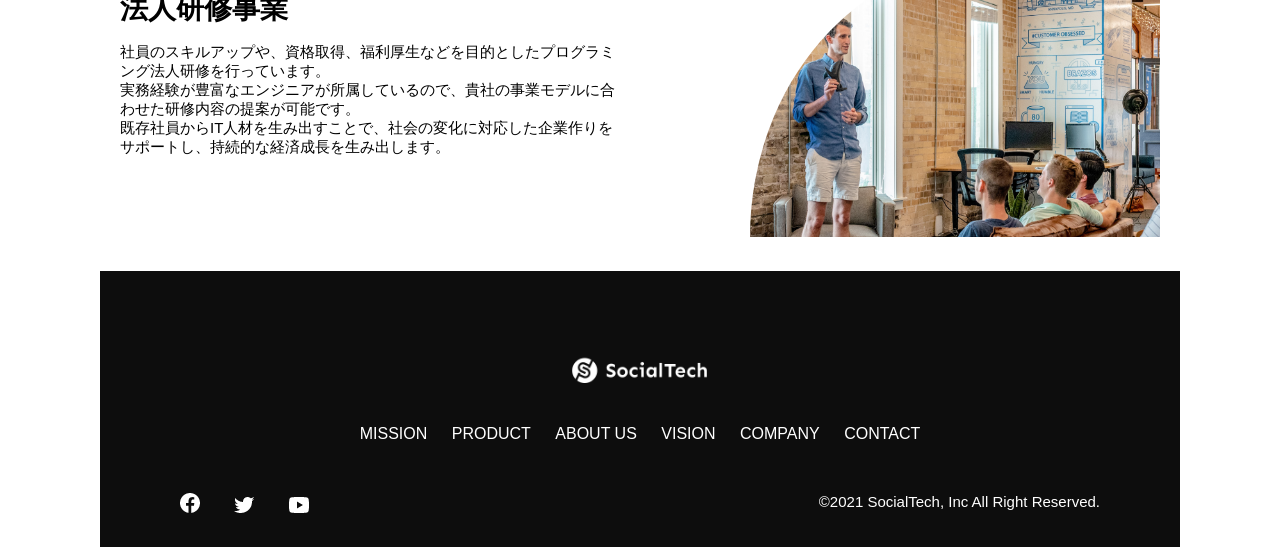
<file: kadai_tutorial_output/product.html>
<!DOCTYPE html>
<html>
<head>
    <title>SocialTech -PRODUCT プロダクト-</title>
    <meta charset="utf-8">
    <meta name="description" content="SocialTechの4つのプロダクトを紹介します">
    <meta name="viewport" content="width=device-width, initial-scale=1.0">
    <link rel="stylesheet" href="style.css">
</head>

<body>
    <!--ヘッダー-->
    <header>
        <!--ロゴ-->
        <a href="index.html" id="logo">
            <img src="images/logo.png" alt="トップページに戻る">
        </a>

        <!--PC用ナビゲーション-->
        <nav id="nav-pc">
            <ul>
             <li><a href="mission.html">MISSION</a></li>
             <li><a href="product.html">PRODUCT</a></li>
             <li><a href="index.html#aboutus">ABOUT US</a></li>
             <li><a href="index.html#vision">VISION</a></li>
             <li><a href="index.html#company">COMPANY</a></li>
             <li><a href="index.html#contact">CONTACT</a></li>
            </ul>
        </nav>

        <!--スマホ用メニューボタン-->
        <button id="menu-sp" onclick="document.getElementById('nav-sp').style.display = 'block'">
            <img src="images/button-menu.png" alt="ナビゲーションを開く">
        </button>

        <!--スマホ用ナビゲーション-->
        <div id="nav-sp">
            <button id="close" onclick="document.getElementById('nav-sp').style.display = 'none'">
             <img src="images/button-close.png" alt="ナビゲーションを閉じる">
            </button>

            <nav>
                <ul>
                    <li>
                        <a id="logo-sp" href="index.html" onclick="document.getElementById('nav-sp').style.display = 'none'"><img src="images/logo-sp.png" alt="トップページに戻る"></a>
                    </li>
                    <li><a class="menu" href="mission.html" onclick="document.getElementById('nav-sp').style.display = 'none'">MISSION</a></li>
                    <li><a class="menu" href="product.html" onclick="document.getElementById('nav-sp').style.display = 'none'">PRODUCT</a></li>
                    <li><a class="menu" href="index.html#aboutus" onclick="document.getElementById('nav-sp').style.display = 'none'">ABOUT US</a></li>
                    <li><a class="menu" href="index.html#vision" onclick="document.getElementById('nav-sp').style.display = 'none'">VISION</a></li>
                    <li><a class="menu" href="index.html#company" onclick="document.getElementById('nav-sp').style.display = 'none'">COMPANY</a></li>
                    <li><a class="menu" href="index.html#contact" onclick="document.getElementById('nav-sp').style.display = 'none'">CONTACT</a></li>
                </ul>
            </nav>
             <div id="sns">
             <a href="https://www.facebook.com/sejuku2013">
             <img src="images/button-facebook.png" alt="Facebookのリンク">
             </a>
             <a href="https://twitter.com/samuraijuku">
             <img src="images/button-twitter.png" alt="Twitterのリンク">
             </a>
             <a href="https://www.youtube.com/channel/UCCFOQO5aDK0xXam4cUQXT8g">
             <img src="images/button-youtube.png" alt="YouTubeのリンク">
             </a>
             </div>
        </div>
    </header>

    <main>
        <article>
        <section id="product-main">
            <div class="product-main-inner">
                <div id="product-title">
                    <h1>PRODUCT<br><span>プロダクト</span></h1>
                    <p>TOP > PRODUCT</p>
                </div>
            </div>
        </section>

        <section class="product-section product-section-left">
            <div class="product-section-img">
                <img src="images/product/product-mantoman.png" alt="PCでコードを書く男性">
            </div>
            <div class="product-read">
                <h2 class="product-h2">MAN TO MAN</h2>
                <h3 class="product-h3">プログラミング教育</h3>
                <p>
                    2013年より日本で唯一の専属講師によるマンツーマンのプログラミングレッスンを開始。AI/人工知能コース・エンジニア転職コース・ウェブデザインコースを開設し、ICT教育全般のマンツーマン指導で誰もが生産的で働きがいのある職に付けるサポートをしています。私たちは、創業当初からプログラミングを教えるのみならず、人生を変える手助けがしたい。という想いを大切にしてきました。<br>ITに強くなりたい、エンジニアになりたい、アプリを作りたい。そんな方々の想いを一緒に叶えるスクールでありたい。と考えています。<br>小中高生や女性、障害者向けのプログラムも用意し、質の高いICT教育をみんなに届けることで、貧困や不平等が無くなる社会を目指します。
                </p>
            </div>
        </section>

        <section class="product-section product-section-right">
            <div class="product-read">
                <h2 class="product-h2">MEDIA</h2>
                <h3 class="product-h3">プログラミング学習メディア</h3>
                <p>2015年より「SocialTech Blog」としてオウンドメディアを設立し、2020年現在月間600万PVの日本最大級のプログラミング学習サイトへと成長しました。<br>新たにYouTubeチャンネルも開設し、無料で挫折せずにプログラミングを学べることを目指して、各チャネルで学習情報をやさしく発信。<br>独学でエンジニアを目指す人には無料で良質な記事や動画コンテンツを提供し、短期間でキャリアチェンジしたい人はマンツーマンレッスンを選択できるよう、各々の要望に合わせた学習機会を創出しています。</p>
            </div>
            <div class="product-section-img">
                <img src="images/product/product-media.png" alt="スマートフォンを操作する人">
            </div>
        </section>

        <section class="product-section product-section-left">
            <div class="product-section-img">
                <img src="images/product/product-career.png" alt="笑顔で話し合う2人の男性">
            </div>
            <div class="product-read">
                <h2 class="product-h2">CAREER</h2>
                <h3 class="product-h3">人材紹介事業</h3>
                <p>「誰もがエンジニアになれる」を叶えるため未経験からエンジニアへ転職するまでの全ての過程をサポートします。<br>エンジニア転職に特化した履歴書や職務経歴書の書き方、面接対策を行い、豊富な求人の中から最適なキャリア選択を支援。<br>転職希望者の目標に寄り添って強みやアピールポイントを整理し、転職活動を通して自身の成長を実感できるキャリア支援を行なっています。<br></p>
            </div>
        </section>

        <section class="product-section product-section-right">
            <div class="product-read">
                <h2 class="product-h2">B2B</h2>
                <h3 class="product-h3">法人研修事業</h3>
                <p>社員のスキルアップや、資格取得、福利厚生などを目的としたプログラミング法人研修を行っています。<br>実務経験が豊富なエンジニアが所属しているので、貴社の事業モデルに合わせた研修内容の提案が可能です。<br>既存社員からIT人材を生み出すことで、社会の変化に対応した企業作りをサポートし、持続的な経済成長を生み出します。</p>
            </div>
            <div class="product-section-img">
                <img src="images/product/product-b2b.png" alt="講演中の男性とそれを聴く人々">
            </div>
        </section>

        </article>
    </main>

    <footer>
        <div id="footer-logo">
         <img src="images/logo-sp.png" alt="SocialTech">
        </div>
        <div id="footer-link">
         <a href="mission.html">MISSION</a>
         <a href="product.html">PRODUCT</a>
         <a href="index.html#aboutus">ABOUT US</a>
         <a href="index.html#vision">VISION</a>
         <a href="index.html#company">COMPANY</a>
         <a href="index.html#contact">CONTACT</a>
         </div> 
         <div id="sns-footer">
          <div class="sns-btns">
           <a href="https://www.facebook.com/sejuku2013"><img src="images/button-facebook.png" alt="Facebookのリンク"></a>
           <a href="https://twitter.com/samuraijuku"><img src="images/button-twitter.png" alt="Twitterのリンク"></a>
           <a href="https://www.youtube.com/channel/UCCFOQO5aDK0xXam4cUQXT8g"><img src="images/button-youtube.png" alt="YouTubeのリンク"></a>
         </div>
         <p id="copyright">&copy;2021 SocialTech, Inc All Right Reserved.</p>
         </div>
    </footer>
</body>
</html>
</file>
<file: html-css-kadai_013/style.css>
/* PC、スマホ共通スタイル */
body {
  font-family: "Source Sans Pro", "Hiragino Kaku Gothic ProN", Meiryo, Arial,
    sans-serif;
}

p {
  font-size: 15px;
}

#main-visual>img {
  width: 100%;
}

/*================
PC用のスタイル 
=================*/
@media screen and (min-width: 768px) {
  /* 横幅設定 */
  body {
    max-width: 1080px;
    min-width: 960px;
    margin: 0 auto 0 auto;
  }

  #menu-sp{
    display: none;
  }

  #nav-sp{
    display: none;
  }

  /* ヘッダー */
  header {
    display: flex;
    justify-content: space-between;
  }

  /* ナビゲーションのレイアウト */
  #nav-pc {
    text-align: right;
    font-size: 14px;
    padding-top: 15px;
  }

  /* ナビゲーションのリンクの装飾設定 */
  #nav-pc>a {
    text-decoration: none;
    margin-left: 20px;
  }

  #nav-pc>a:link {
    color: #0d0d0d;
  }

  #nav-pc>a:visited {
    color: #0d0d0d;
  }

  #nav-pc>a:hover {
    color: #0d0d0d;
    text-decoration: underline;
  }

  #nav-pc>a:active {
    color: #0d0d0d;
  }
}

  /*スマホ用スタイル*/
 @media screen and (max-width: 767px) {

 body{
  min-width: 375px;
  margin: 0;
 }

 #nav-pc{
  display: none;
 }

 #menu-sp{
  float: right;
  padding: 0;
 }

 #nav-sp{
  background-color: #ce933e;
  position: absolute;
  left: 0;
  top: 0;
  height: 100%;
  width: 100%;
  display: none;
  z-index: 100;
 }

 #nav-sp ul{
  padding-left: 0;
 }

 #nav-sp li{
  list-style: none;
 }

 #close{
  position: absolute;
  top: 20px;
  right: 20px;
 }

 #logo-sp{
  margin: 80px 0px 30px 20px;
 }

 #nav-sp a{
  display: block;
 }

 #nav-sp a:link{
  color: #ffffff;
 }

 #nav-sp a:visited{
  color: #ffffff;
 }
 
 #nav-sp a:hover{
  color: #ffffff;
  text-decoration: underline;
 }

 #nav-sp a:active{
  color: #ffffff;
 }

 #nav-sp .menu{
  text-decoration: none;
  display: block;
  margin: 0 20px 0 20px;
  height: 44px;
  font-size: 16px;
  background-image: url("images/arrow.png");
  background-repeat: no-repeat;
  background-position: right top;
 }
 }
</file>
<file: kadai_tutorial_output/style.css>
*{
    box-sizing: border-box;
}

p{
    font-size: 15px;
}

/* PC、スマホ共通スタイル */
body {
   max-width: 1080px;
   margin: 0 auto 0 auto;
    font-family: "Source Sans Pro", "Hiragino Kaku Gothic ProN", Meiryo, Arial, sans-serif;
 }

/* ヘッダー */
header {
display: flex;
justify-content: space-between;
} 

 /* ナビゲーションのレイアウト */
 #nav-pc {
   font-size: 14px;
   margin-left: auto;
 }
 
 #nav-pc ul {
   display: flex;
   padding-left: 0;
 }
 
 #nav-pc li {
   list-style: none;
 }
 
 /* ナビゲーションのリンクの装飾設定 */
 #nav-pc a {
   text-decoration: none;
   margin-left: 20px;
   color: #0d0d0d;
 }
 
 #nav-pc a:hover {
   text-decoration: underline;
 }

 
  /* スマホ用ナビを非表示 */
  #nav-sp,
  #menu-sp {
    display: none;
  }

 /*メイン*/
 #main-visual{
    position: relative;
    height: 400px;
 }

 #main-message{
    position: absolute;
    top: 0;
    left: 0;
    background-color: #2710d5;
    color: #ffffff;
    border-radius: 0 0 476px 0;
    max-width: 620px;
    height: 100%;
    width: 100%;
    z-index: 11;
 }

 #main-message>h1{
    font-size: 60px;
    margin: 100px 0 0 50px;
 }

 #main-message>p{
    font-size: 28px;
    margin: 0 0 0 50px;
 }

 #main-visual>img{
    max-width: 620px;
    border-radius: 476px 0 0 0;
    position: absolute;
    top: 0;
    right: 0;
    z-index: 10;
 }

 h2{
  margin: 40px 0 0 0;
 }

 h2::after{
  content: url("images/line.png");
  margin-left: 10px;
 }

 h3{
  font-size: 27px;
 }

 /*ミッション*/
 #mission{
  margin: 80px auto 80px auto;
 }

 #mission-flex{
  display: flex;
 }

 #mission-flex > div{
  width: 50%;
  margin: 20px;
 }

 #mission-photo{
  width: 100%;
 }

 #s2dgs{
  margin-top: 50px;
  width: 100%;
 }

/*プロダクト*/
 #product{
  background-color: #fafafa;
  margin: 80px 0 80px 0;
  padding: 10px 40px 0 40px;
 }

 #product .product-flex{
  margin-top: 40px;
  display: flex;
 }

 #product-left{
  width: 50%;
  margin-right: 20px;
 }

 #product-right{
  width: 50%;
  margin-left: 20px;
  margin-top: 80px;
 }

 #product-left>div{
  position: relative;
  height: 480px;
  margin-right: 20px;
 }

 #product-right>div{
  position: relative;
  height: 480px;
  margin-left: 20px;
 }

.product-photo{
   width: 100%;
}

.product-explain{
   background-color: #ffffff;
   position: absolute;
   left: 0;
   bottom: 50px;
   margin: 0 40px 0 40px;
   padding: 20px;
   box-shadow: 5px 5px 10px  rgba(0, 0, 0, 0.05);
}

.product-explain>span{
   color: #2710d5;
   font-weight: bold;
   font-size: 16px;
   margin: 0;
}

.product-explain>h3{
   margin: 5px 0 5px 0;
}

.product-explain>p{
   font-size: 14px;
   margin: 0;
}

#product-more{
   text-align: center;
}

#product-more a{
   position: relative;
   bottom: -42px;
}

/*ABOUT US*/
#aboutus{
   margin: 80px auto 80px auto;
}

#aboutus>div{
   display: flex;
}

.culture-img{
   width: 50%;
   align-self: flex-start;
}

.culture-img2{
   margin-top: 50px;
   width: 100%
}

.culture-table{
   margin-right: 50px;
}

.culture-num{
   font-size: 80px;
   color: #2710d5;
   padding: 0 20px 0 0;
}

.culture-table th{
   text-align: left;
   font-size: 20px;
   font-weight: bold;
}

.culture-en{
   color: #2710d5;
   font-size: 24px;
}

.culture-description{
   margin: 0;
}

/*VISION*/
#vision{
   margin: 80px auto 80px auto;
}

#vision>div{
   display: flex;
   justify-content: space-between;
   flex-wrap: wrap;
}

.vision-box{
   width: 300px;
   height: 300px;
   margin-bottom: 30px;
   position: relative;
}

.vision-box>img{
   width: 100%;
   position: relative;
   z-index: 30;
}

.vision-box>div{
   position: absolute;
   top: 0;
   left: 0;
   z-index: 31;
   margin-right: 20px;
}

.vision-box>div>h4{
   color: #2710d5;
   font-size: 15px;
   margin: 80px 0 0 0;
}

.vision-box>div>h4::first-letter{
   font-size: 40px;
}

.vision-box>div>h5{
   font-size: 20px;
   margin: 0 0 0 0;
}

.vision-box>div>p{
   margin: 10px 0 0 0;
}

#company{
   margin: 80px auto 80px auto;
}

#company-table{
   width: 100%;
}

.tableheader{
   text-align: left;
   padding: 20px;
   border-bottom-color: #2710d5;
   border-bottom-width: 1px;
   border-bottom-style: solid;
   width: 100px;
}

.tableheader-first{
   border-top-color: #2710d5;
   border-top-width: 1px;
   border-top-style: solid;
}

.cell{
   padding: 30px;
   border-bottom-color: #ececec;
   border-bottom-width: 1px;
   border-bottom-style: solid;
}

.cell-first{
   border-top-color: #ececec;
   border-top-width: 1px;
   border-top-style: solid;
}

#company>iframe{
   width: 100%;
   height: 368px;
   margin-top: 40px;
}

/*contact*/
#contact{
   margin: 80px auto 80px auto;
}

#contact>form>div{
   display: flex;
   flex-direction: row;
   flex-wrap: wrap;
   padding-bottom: 30px;
}

.contact-heading{
   width: 240px;
   align-self: center;
}

.contact-label{
   font-weight: bold;
}

.contact-span{
   color: #ce2222;
   margin: 0 0 0 20px;
   font-weight: bold;
}

.contact-textbox{
   border-top: 0px;
   border-left: 0px;
   border-right: 0px;
   border-bottom-width: 1px;
   border-bottom-color: #707070;
   border-style: solid;
   background-color: #fafafa;
   width: 400px;
   height: 56px;
}

.contact-textarea{
   border-top: 0px;
   border-left: 0px;
   border-right: 0px;
   border-bottom-width: 1px;
   border-bottom-color: #707070;
   background-color: #fafafa;
   width: 400px;
   height: 200px;
}

#contact dt{
   font-weight: bold;
}

#contact dd{
   margin: 0 0 16px 0;
}

#contact dd p{
   margin: 0;
}

#contact dd ul{
   padding-left: 0;
}

#contact dd li{
   margin-bottom: 0;
   list-style: none;
}

footer{
background-color: #0d0d0d;
text-align: center;
padding: 80px 80px 30px 80px;
}

#footer-logo{
   margin-bottom: 30px;
}

#footer-link{
   margin-bottom: 50px;
}

#footer-link>a{
   text-decoration:none;
   margin: 10px;
   color: #ffffff;
}

#footer-link>a:hover{
   text-decoration: underline;
}

#sns-footer{
   display: flex;
   justify-content: space-between;
}

#sns-footer a{
   margin-right: 30px;
}

#copyright{
   color: #ffffff;
   margin: 0;
}

 /* mission.html用スタイル */
 /* ミッションのメインビジュアル */
 .mission-main-inner{
   background-image: url(images/mission/mission-main.png);
   background-repeat: no-repeat;
   background-position-y: center;
 }

 #mission-title{
   background-color: #2710d5;
   width: 368px;
   color: #ffffff;
   height: 496px;
   border-radius: 0 248px 248px 0;
   position: relative;
 }

 #mission-title h1{
   position: absolute;
   top: 0;
   left: 100px;
   font-size: 80px;
   line-height: 1;
 }

 #mission-title h1 span{
   font-size: 26px;
 }

 #mission-title>p{
   position: absolute;
   top: 350px;
   left: 100px;
   font-size: 16px;
 }

 /*ミッションページ　s2dgsの設定*/
 #mission-s2dgs{
   padding: 20px;
 }

 .mission-h2{
   color: #2710d5;
   font-size: 40px;
 }

 .mission-h2::after{
   content: none;
 }

 /*ミッションページ　5つのゴールの設定*/
 #mission-five-goals{
   padding: 20px;
   display: flex;
 }

 #mission-five-goals .five-goals-image{
   width: 30%;
   padding: 20px;
 }

 #mission-five-goals .five-goals-image img{
   width: 100%;
 }

 #mission-five-goals .five-goals-read{
   width: 70%;
   padding: 20px;
 }

 #mission-five-goals .five-goals-read>div{
   margin-bottom: 40px;
 }

 .fivegoals-image-right{
   float: right;
   margin: 20px;
 }

.fivegoals-image-left{
   float: left;
   margin: 20px;
}

.fivegoals-number{
   color: #2710d5;
   font-size: 48px;
   font-weight: bold;
   margin: 0;
}

.fivegoals-h3{
   font-size: 28px;
   margin: 0;
}

.fivegoals-p{
   margin: 0;
}


/*プロダクトページ*/
.product-main-inner{
  background-image: url(images/product/product-main.png);
  background-repeat: no-repeat;
  background-position-y: center;
}

#product-title{
  background-color: #2710d5;
  width: 368px;
  color: #ffffff;
  height: 496px;
  border-radius: 0 248px 248px 0;
  position: relative;
}

#product-title h1{
  position: absolute;
  top: 0;
  left: 100px;
  font-size: 80px;
  line-height: 1;
}

#product-title>p{
  position: absolute;
  top: 350px;
  left: 100px;
  font-size: 16px;
}

/*セクション*/
.product-section{
  display: flex;
  padding: 20px 20px 0;
}

.product-section .product-section-img{
  width: 450px;
}
/*左が画像のセクション*/
.product-section-left .product-section-img img{
  width: 100%;
  padding: 0 40px 30px 0;
  border-radius: 0 432px 0 0;
}

.product-section-left .product-read{
  width: 50%;
  flex-grow: 1;
}

.product-section-left .product-read p{
  margin-bottom: 0;
}

/*右が画像のセクション*/
.product-section-right{
  justify-content: space-between;
}

.product-section-right .product-section-img img{
  width: 100%;
  padding: 0 0 30px 40px;
  border-radius: 432px 0 0 0;
}

.product-section-right .product-read{
  width: 500px;
}

.product-h2{
  color: #2710d5;
  font-size: 24px;
  margin: 0;
}

.product-h3{
  font-size: 28px;
  margin: 0;
}
 /*====================
 スマートフォン用のスタイル
=====================*/
@media screen and (max-width: 767px) {
  /* PC用ナビゲーション非表示 */
  #nav-pc {
    display: none;
  }
/*追加*/
  body{
   max-width: none;
   width: 100%;
   margin: 0;
  }

  #top{
   width: 100%;
  }

  header{
   display: flex;
   justify-content: space-between;
   align-items: center;
   width: 100%;
   height: 60px;
  }

  header,main,article,#main-visual{
   width: 100%;
   display: block;
  }

/*追加終了*/
  #logo{
   margin: 0 0 0 20px;
  }

  #menu-sp{
   margin: 0 20px 0 0;
   float: none;
  }

  /* ハンバーガーメニュー */
  #menu-sp {
    display: block;
    background-color: transparent;
    float: right;
    padding: 0;
    border: none;
    margin: 0 0 0 0;
  }

  /* スマホ用ナビゲーションの表示切替*/
  /* 初期状態、レイアウトと非表示設定 */
  #nav-sp {
    background-color: #2710d5;
    position: fixed;
    left: 0;
    top: 0;
    height: 100%;
    width: 100%;
    display: none;
    z-index: 100;
  }

  /* ×ボタン */
  #close {
    position: absolute;
    top: 20px;
    right: 20px;
    background-color: transparent;
    border: none;
  }

  #nav-sp nav ul {
    padding-left: 0;
  }

  #nav-sp nav li {
    list-style: none;
  }

  /* ナビゲーションメニュー用ロゴ */
  #logo-sp {
    margin: 80px 0 30px 20px;
  }

  /* ナビゲーションのリンクの装飾設定 */
  #nav-sp nav a {
    display: block;
    color: #ffffff;
  }

  #nav-sp nav a:hover {
    text-decoration: underline;
  }

  #nav-sp .menu {
    text-decoration: none;
    margin: 0 20px 0 20px;
    height: 44px;
    font-size: 16px;
    background-image: url("images/arrow.png");
    background-repeat: no-repeat;
    background-position: right top;
  }

  #sns {
    position: absolute;
    bottom: 20px;
    left: 20px;
  }

  #sns > a {
    margin-right: 30px;
  }
/*メインビジュアル*/
  #main-visual{
   position: relative;
   height: 470px;
  }

  #main-visual>div{
   text-align: center;
   height: 280px;
  }

  #main-visual h1{
   font-size: 28px;
   margin:90px 0 0 0;
  }

  #main-visual>div>p{
   margin: 0;
   font-size: 15px;
  }

  #main-visual>img{
   width: 100%;
   border-radius: 476px 0 0 0;
   position: absolute;
   top: auto;
   bottom: 0;
  }

  /*見出し*/
  h2{
   margin: 15px 0 15px 0;
  }

  h3{
   font-size: 24px;
   margin: 10px 0 0 0;
  }
/*ミッション*/
  #mission{
   margin: 20px 0 20px 0;
   padding: 0 20px 0 20px;
  }

  #mission-flex{
   flex-direction: column;
  }

  #mission-flex>div{
   width: 100%;
   margin: 0;
  }

  /*プロダクト*/
  #product{
   margin: 0;
   padding: 10px 20px 0 20px;
  }

  #product .product-flex{
   flex-direction: column;
   margin-top: 0;
  }

  #product-left,
  #product-right{
   width: 100%;
   margin: 0;
  }

 /*  画像＋説明の枠 */
   #product-left > div,
   #product-right > div {
     height: auto;
     margin: 0;
   }
 
   /* 説明文の枠 */
   .product-explain {
     position: relative;
     margin: 0;
   }
 
   .product-explain > h3 {
     margin: 10px 0 10px 0;
     font-size: 24px;
   }
 
  /* もっと見るボタン */
    #product-more {
      text-align: left;
    }
  /*ABOUT US*/
    #aboutus{
      margin: 80px 20px 80px 20px;
    }

    #aboutus>div{
      flex-direction: column;
    }

    .culture-table th{
      font-size: 16px;
    }

    .culture-table{
      margin: 0;
      padding: 20px;
      order: 2;
    }

    .culture-img{
      width: 100%;
      order: 1;
    }

    .culture-img2{
      margin-top: 0;
    }

    .culture-num{
      padding: 0;
    }

    .culture-description{
      margin: 0;
    }

    /*ビジョン*/
    #vision{
      margin: 80px 20px 80px 20px;
    }

    .vision-box>img{
      position: absolute;
      top: 0;
      left: 0;
    }

    .vision-box>div>h4{
      margin: 60px 0 0 0;
    }
    /*会社概要*/
    #company{
      margin: 0 20px 0 20px;
    }

    #company>h3{
      margin-bottom: 20px;
    }

    .tableheader{
      width: 50px;
    }

    .cell{
      padding: 20px;
    }

    #company>iframe{
      height: 240px;
    }

    /*コンタクト*/
    #contact{
      margin: 80px 20px 80px 20px;
    }

    #contact>h3{
      margin-bottom: 20px;
    }

    #contact>form>div{
      flex-direction: column;
      margin-bottom: 20px;
    }

    .contact-heading{
      align-self: auto;
      margin-bottom: 20px;
    }

    .contact-textbox{
      min-width: 300px;
      width: 100%;
    }

    .contact-textarea{
      height: 150px;
      width: 100%;
    }

    .radiobutton{
      margin-bottom: 20px;
    }

    /*フッター*/
    footer{
      padding: 30px 20px 50px 20px;
      text-align: left;
    }

    #footer-link>a{
      margin: 0 20px 30px 0;
      display: block;
      background-image: url(images/arrow.png);
      background-repeat: no-repeat;
      background-position: right top;
    }

    #footer-link>a:hover{
      text-decoration: underline;
    }

    #sns-footer{
      flex-direction: column;
      justify-content: flex-start;
    }

    #copyright{
      font-size: 12px;
      margin-top: 30px;
    }

    /* mission.html用スタイル */
   /* ミッションのメインビジュアル */
   #mission-main{
    height: 256px;
    margin-top: 4%;
    position: relative;
   }

   .mission-main-inner{
    height: 80%;
    background-size: cover;
   }

   #mission-title{
    width: 136px;
    height: 256px;
    position: absolute;
    top: -10%;
   }

   #mission-title h1{
    left: 20px;
    font-size: 40px;
   }

   #mission-title h1 span{
    font-size: 18px;
   }

   #mission-title>p{
    top: 180px;
    left: 20px;
    font-size: 13px;
   }

   /* ミッションページ　S2DGSの設定 */
   .mission-h2{
    font-size: 38px;
    margin: 0px;
   }

   .mission-h2::after{
    content: none;
   }

   #mission-s2dgs>img{
    width: 100%;
   }

   /* ミッションページ　5つのゴールの設定 */
   #mission-five-goals{
    flex-direction: column;
   }

   #mission-five-goals>div{
    padding: 0;
   }

   #mission-five-goals .five-goals-image, #mission-five-goals .five-goals-read{
    width: 100%;
    padding: 0;
   }

   #mission-five-goals .five-goals-read>div{
    display: flex;
    flex-direction: column;
   }

   .fivegoals-image-right, .fivegoals-image-left{
    align-self: center;
   }

   /*プロダクトページ*/
   #product-main{
    height: 256px;
    margin-top: 4%;
    position: relative;
   }

   .product-main-inner{
    height: 80%;
    background-size: cover;
   }

   #product-title{
    width: 136px;
    height: 256px;
    position: absolute;
    top: -10%;
   }

   #product-title h1{
    left: 20px;
    font-size: 40px;
   }

   #prduct-title h1 span{
    font-size: 18px;
   }

   #product-title>p{
    top: 180px;
    left: 20px;
    font-size: 13px
   }

   /*セクション*/
   .product-section{
    flex-direction: column;
   }

   .product-section .product-section-img{
    width: 100%;
   }

   .product-section .product-section-img img{
    width: 100%;
    padding: 0;
   }

   .product-section-left .product-section-img img{
    border-radius: 0 300px 0 0;
   }

   .product-section-left .product-read{
    width: 100%;
    flex-grow: 1;
   }

   .product-section-right .product-section-img img{
    order: 1;
    border-radius: 300px 0 0 0;
   }

   .product-section-right .product-read{
    order: 2;
    width: 100%;
   }
}
</file>
